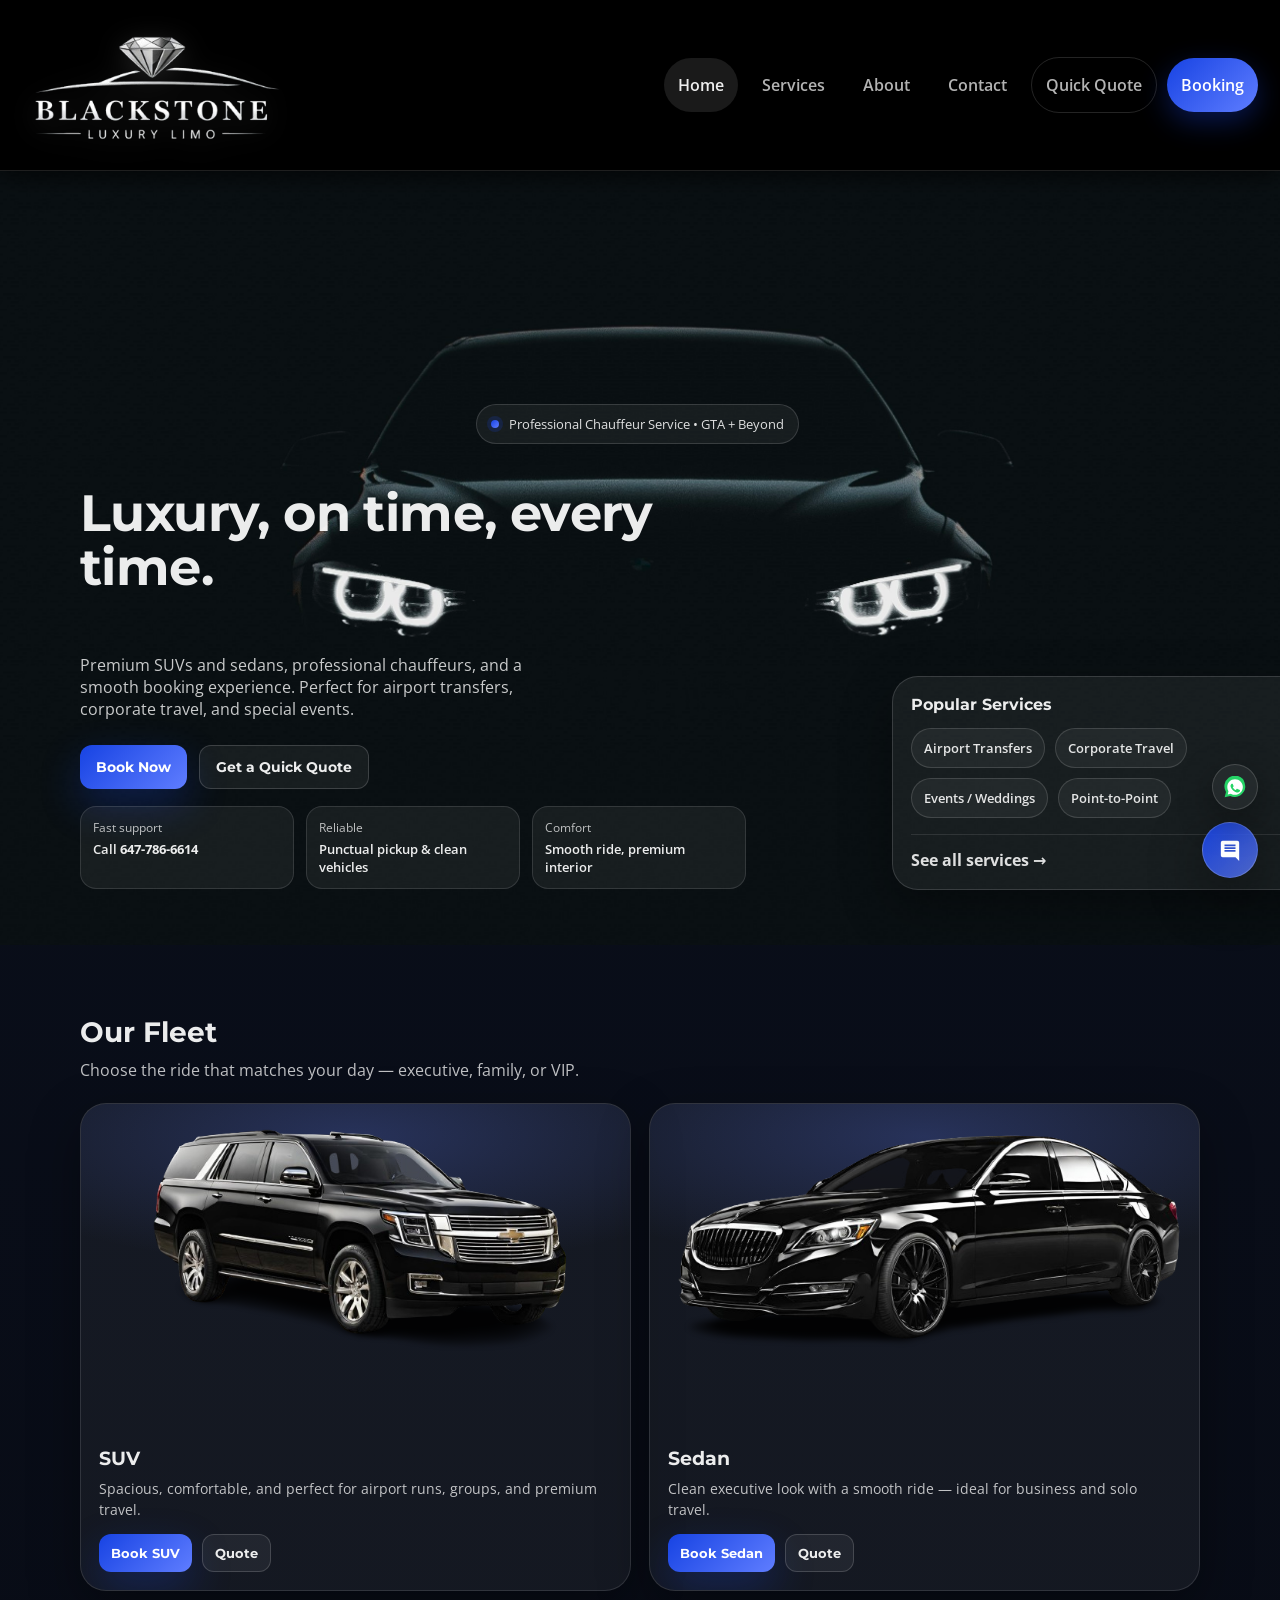
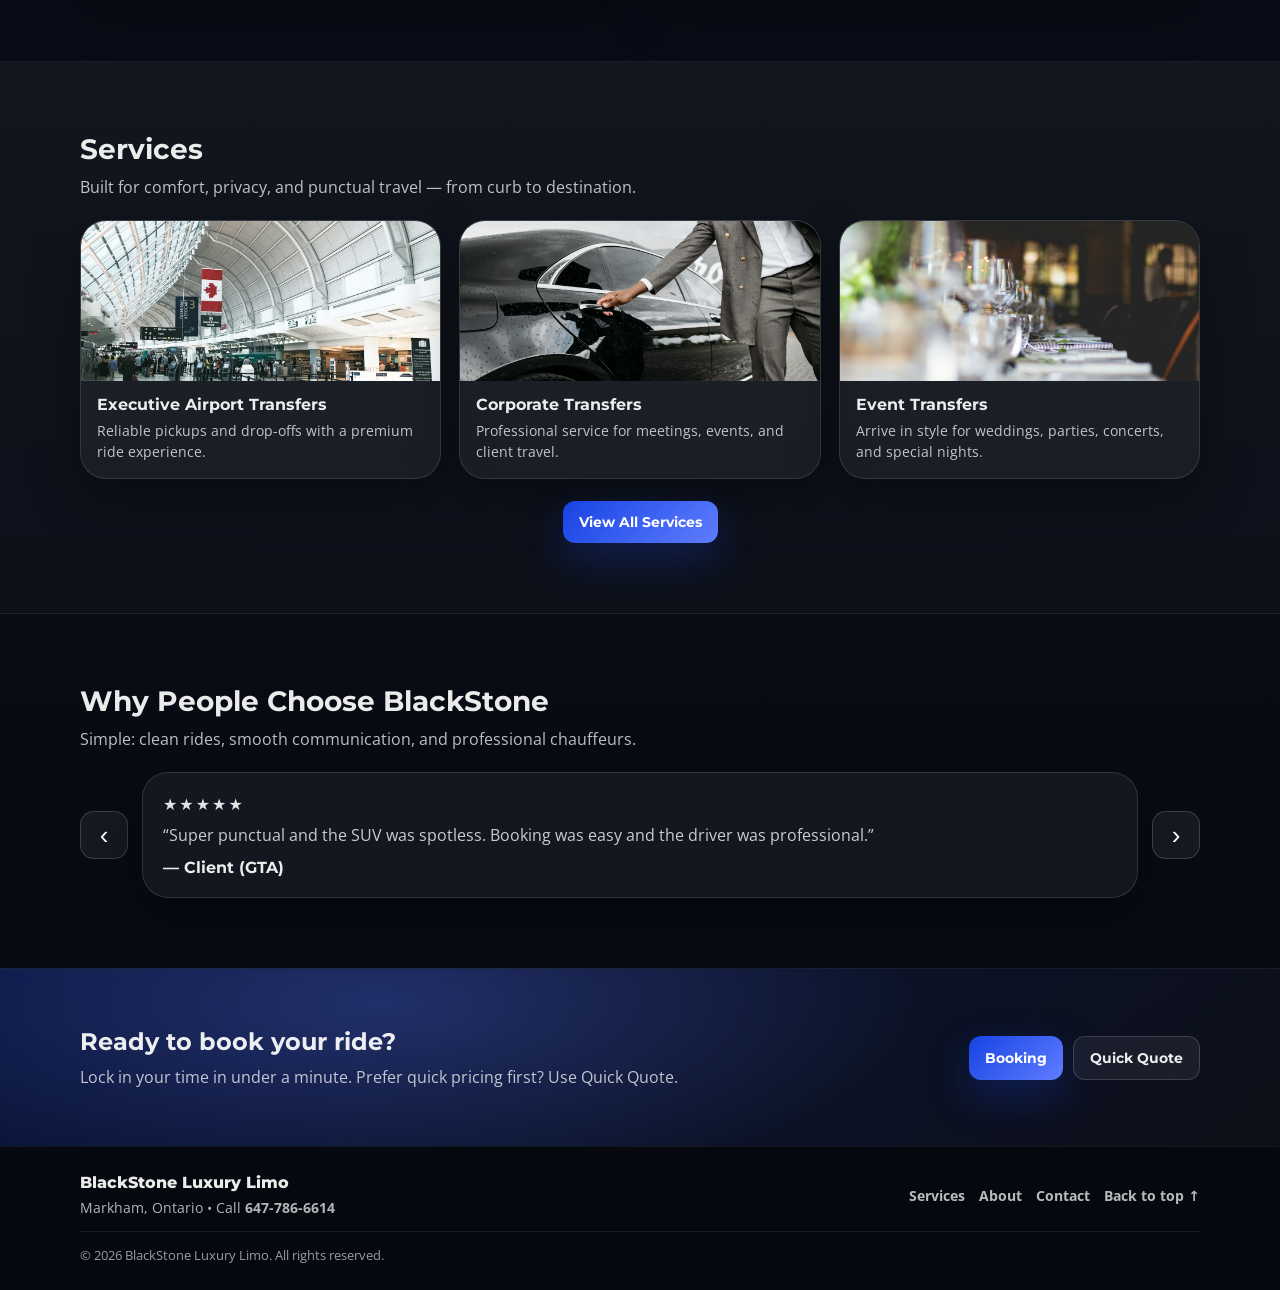
<file: index.html>
<!DOCTYPE html>
<html lang="en">
<head>
  <meta charset="UTF-8" />
  <meta name="viewport" content="width=device-width, initial-scale=1.0" />
  <title>BlackStone Luxury Limo</title>

  <!-- Fonts (you already used these) -->
  <link rel="preconnect" href="https://fonts.googleapis.com" />
  <link rel="preconnect" href="https://fonts.gstatic.com" crossorigin />
  <link href="https://fonts.googleapis.com/css2?family=Montserrat:wght@500;600;700&family=Open+Sans:wght@400;600&display=swap" rel="stylesheet" />

  <link rel="stylesheet" href="style.css" />
</head>

<body>
  <!-- Header -->
  <header class="header" id="top">
    <a class="brand" href="index.html" aria-label="BlackStone Luxury Limo Home">
<img class="brand__logo brand__logo--wide" src="flogo.png" alt="BlackStone Luxury Limo logo" />
      <div class="brand__text">

      </div>
    </a>

    <button class="nav-toggle" id="navToggle" aria-label="Open menu" aria-expanded="false">
      <span></span><span></span><span></span>
    </button>

    <nav class="nav" id="nav">
      <a class="nav__link active" href="index.html">Home</a>
      <a class="nav__link" href="services.html">Services</a>
      <a class="nav__link" href="about.html">About</a>
      <a class="nav__link" href="contact.html">Contact</a>
      <a class="nav__link nav__link--pill" href="quick-quote.html">Quick Quote</a>
      <a class="nav__link nav__link--pill nav__link--primary" href="booking.html">Booking</a>
    </nav>
  </header>

  <!-- Hero -->
  <section class="hero">
    <div class="hero__bg" aria-hidden="true"></div>

    <div class="container hero__content">
      <div class="hero__left">
        <div class="badge">
          <span class="badge__dot"></span>
          Professional Chauffeur Service • GTA + Beyond
        </div>

        <h1 class="hero__title">
          Luxury, on time, every time.
        </h1>

        <p class="hero__subtitle">
          Premium SUVs and sedans, professional chauffeurs, and a smooth booking experience.
          Perfect for airport transfers, corporate travel, and special events.
        </p>

        <div class="hero__cta">
          <a class="btn btn--primary" href="booking.html">Book Now</a>
          <a class="btn btn--ghost" href="quick-quote.html">Get a Quick Quote</a>
        </div>

        <div class="hero__meta">
          <div class="meta-card">
            <div class="meta-card__top">Fast support</div>
            <div class="meta-card__bottom">Call <strong>647-786-6614</strong></div>
          </div>
          <div class="meta-card">
            <div class="meta-card__top">Reliable</div>
            <div class="meta-card__bottom">Punctual pickup & clean vehicles</div>
          </div>
          <div class="meta-card">
            <div class="meta-card__top">Comfort</div>
            <div class="meta-card__bottom">Smooth ride, premium interior</div>
          </div>
        </div>
      </div>

      <div class="hero__right">
        <div class="hero-card">
          <div class="hero-card__title">Popular Services</div>

          <div class="hero-card__list">
            <div class="chip">Airport Transfers</div>
            <div class="chip">Corporate Travel</div>
            <div class="chip">Events / Weddings</div>
            <div class="chip">Point-to-Point</div>
          </div>

          <div class="hero-card__footer">
            <a class="link" href="services.html">See all services →</a>
          </div>
        </div>
      </div>
    </div>
  </section>

  <!-- Fleet -->
  <section class="section">
    <div class="container">
      <div class="section__heading">
        <h2>Our Fleet</h2>
        <p>Choose the ride that matches your day — executive, family, or VIP.</p>
      </div>

      <div class="grid grid--2">
        <article class="card">
          <div class="card__media">
            <img src="car 1.png" alt="BlackStone SUV" />
          </div>
          <div class="card__body">
            <h3>SUV</h3>
            <p>
              Spacious, comfortable, and perfect for airport runs, groups, and premium travel.
            </p>
            <div class="card__actions">
              <a class="btn btn--small btn--primary" href="booking.html">Book SUV</a>
              <a class="btn btn--small btn--ghost" href="quick-quote.html">Quote</a>
            </div>
          </div>
        </article>

        <article class="card">
          <div class="card__media">
            <img src="car 2 (1).png" alt="BlackStone Sedan" />
          </div>
          <div class="card__body">
            <h3>Sedan</h3>
            <p>
              Clean executive look with a smooth ride — ideal for business and solo travel.
            </p>
            <div class="card__actions">
              <a class="btn btn--small btn--primary" href="booking.html">Book Sedan</a>
              <a class="btn btn--small btn--ghost" href="quick-quote.html">Quote</a>
            </div>
          </div>
        </article>
      </div>
    </div>
  </section>

  <!-- Services preview -->
  <section class="section section--soft">
    <div class="container">
      <div class="section__heading">
        <h2>Services</h2>
        <p>Built for comfort, privacy, and punctual travel — from curb to destination.</p>
      </div>

      <div class="grid grid--3">
        <article class="mini">
          <img class="mini__img" src="img1.jpeg" alt="Airport transfers" />
          <h3>Executive Airport Transfers</h3>
          <p>Reliable pickups and drop-offs with a premium ride experience.</p>
        </article>

        <article class="mini">
          <img class="mini__img" src="img2.jpg" alt="Corporate transfers" />
          <h3>Corporate Transfers</h3>
          <p>Professional service for meetings, events, and client travel.</p>
        </article>

        <article class="mini">
          <img class="mini__img" src="img5.jpeg" alt="Event transfers" />
          <h3>Event Transfers</h3>
          <p>Arrive in style for weddings, parties, concerts, and special nights.</p>
        </article>
      </div>

      <div class="center-actions">
        <a class="btn btn--primary" href="services.html">View All Services</a>
      </div>
    </div>
  </section>

  <!-- Testimonials -->
  <section class="section">
    <div class="container">
      <div class="section__heading">
        <h2>Why People Choose BlackStone</h2>
        <p>Simple: clean rides, smooth communication, and professional chauffeurs.</p>
      </div>

      <div class="testimonials">
        <button class="t-btn" id="prevTest" aria-label="Previous testimonial">‹</button>

        <div class="t-card" id="testimonialCard">
          <div class="t-stars">★★★★★</div>
          <p class="t-quote" id="tQuote">
            “Super punctual and the SUV was spotless. Booking was easy and the driver was professional.”
          </p>
          <div class="t-name" id="tName">— Client (GTA)</div>
        </div>

        <button class="t-btn" id="nextTest" aria-label="Next testimonial">›</button>
      </div>
    </div>
  </section>

  <!-- CTA -->
  <section class="cta">
    <div class="container cta__wrap">
      <div class="cta__left">
        <h2>Ready to book your ride?</h2>
        <p>
          Lock in your time in under a minute. Prefer quick pricing first? Use Quick Quote.
        </p>
      </div>
      <div class="cta__right">
        <a class="btn btn--primary" href="booking.html">Booking</a>
        <a class="btn btn--ghost" href="quick-quote.html">Quick Quote</a>
      </div>
    </div>
  </section>

  <!-- Footer -->
  <footer class="footer">
    <div class="container footer__wrap">
      <div class="footer__left">
        <div class="footer__brand">BlackStone Luxury Limo</div>
        <div class="footer__small">
          Markham, Ontario • Call <strong>647-786-6614</strong>
        </div>
      </div>

      <div class="footer__right">
        <a href="services.html">Services</a>
        <a href="about.html">About</a>
        <a href="contact.html">Contact</a>
        <a href="#top" class="link">Back to top ↑</a>
      </div>
    </div>
    <div class="container footer__bottom">
      <span>© <span id="year"></span> BlackStone Luxury Limo. All rights reserved.</span>
    </div>
  </footer>

  <script>
    // Mobile nav
    const navToggle = document.getElementById("navToggle");
    const nav = document.getElementById("nav");

    navToggle.addEventListener("click", () => {
      const isOpen = nav.classList.toggle("nav--open");
      navToggle.setAttribute("aria-expanded", isOpen ? "true" : "false");
    });

    // Testimonials
    const items = [
      { quote: "“Review here.”", name: "— Client 1" },
      { quote: "“Review here.”", name: "— Client 2" },
      { quote: "“Review here.”", name: "— Client 3" },
    ];

    let i = 0;
    const tQuote = document.getElementById("tQuote");
    const tName = document.getElementById("tName");
    const prev = document.getElementById("prevTest");
    const next = document.getElementById("nextTest");

    function renderTestimonial() {
      tQuote.style.opacity = "0";
      tName.style.opacity = "0";

      setTimeout(() => {
        tQuote.textContent = items[i].quote;
        tName.textContent = items[i].name;
        tQuote.style.opacity = "1";
        tName.style.opacity = "1";
      }, 120);
    }

    prev.addEventListener("click", () => {
      i = (i - 1 + items.length) % items.length;
      renderTestimonial();
    });

    next.addEventListener("click", () => {
      i = (i + 1) % items.length;
      renderTestimonial();
    });

    // Footer year
    document.getElementById("year").textContent = new Date().getFullYear();

    
  </script>
 <script>
  const header = document.querySelector(".header");

  window.addEventListener("scroll", () => {
    if (window.scrollY > 10) {
      header.classList.add("scrolled");
    } else {
      header.classList.remove("scrolled");
    }
  });
</script>
<!-- =======================
     BlackStone Button Chat Widget (No Typing)
     Paste this right BEFORE </body>
========================= -->
<style>
  :root{
    --chat-bg: rgba(10,14,26,0.82);
    --chat-card: rgba(255,255,255,0.06);
    --chat-stroke: rgba(255,255,255,0.12);
    --chat-text: rgba(255,255,255,0.92);
    --chat-muted: rgba(255,255,255,0.70);
    --chat-accent: #1743e3;
    --chat-accent2:#5f7dff;
    --chat-shadow: 0 18px 55px rgba(0,0,0,0.45);
    --chat-radius: 18px;
  }

  /* Floating launcher */
  .bs-chat-launcher{
    position: fixed;
    right: 22px;
    bottom: 22px;
    z-index: 9999;
    display: grid;
    gap: 12px;
    align-items: end;
    justify-items: end;
  }

  /* WhatsApp above chat bubble */
  .bs-wa-fab{ order: 1; }
  .bs-chat-fab{ order: 2; }

  .bs-chat-fab{
    width: 56px;
    height: 56px;
    border-radius: 999px;
    border: 1px solid rgba(255,255,255,0.18);
    background: linear-gradient(135deg, rgba(23,67,227,0.95), rgba(95,125,255,0.75));
    box-shadow: var(--chat-shadow);
    cursor: pointer;
    display:flex;
    align-items:center;
    justify-content:center;
    transition: transform .15s ease, filter .15s ease;
    user-select:none;
  }
  .bs-chat-fab:hover{ transform: translateY(-2px); filter: brightness(1.05); }
  .bs-chat-fab svg{ width: 22px; height: 22px; fill: white; }

  .bs-wa-fab{
    width: 46px;
    height: 46px;
    border-radius: 999px;
    border: 1px solid rgba(255,255,255,0.16);
    background: rgba(255,255,255,0.06);
    backdrop-filter: blur(10px);
    box-shadow: 0 12px 35px rgba(0,0,0,0.35);
    cursor: pointer;
    display:flex;
    align-items:center;
    justify-content:center;
    transition: transform .15s ease, background .15s ease;
  }
  .bs-wa-fab:hover{ transform: translateY(-2px); background: rgba(255,255,255,0.10); }
  .bs-wa-fab svg{ width: 22px; height: 22px; }

  /* Panel */
  .bs-chat-panel{
    position: fixed;
    right: 22px;
    bottom: 120px;
    z-index: 9999;
    width: min(380px, calc(100vw - 44px));
    height: 480px;
    border-radius: 22px;
    border: 1px solid var(--chat-stroke);
    background: linear-gradient(180deg, rgba(255,255,255,0.06), rgba(255,255,255,0.04));
    backdrop-filter: blur(14px);
    box-shadow: var(--chat-shadow);
    overflow: hidden;
    display: none;
  }
  .bs-chat-panel.open{ display:block; animation: bsPop .14s ease-out; }
  @keyframes bsPop{ from{ transform: translateY(10px); opacity:0 } to{ transform: translateY(0); opacity:1 } }

  .bs-chat-head{
    padding: 14px 14px 12px;
    border-bottom: 1px solid rgba(255,255,255,0.10);
    background:
      radial-gradient(900px 220px at 20% 10%, rgba(95,125,255,0.22), transparent 60%),
      rgba(10,14,26,0.55);
    display:flex;
    align-items:center;
    justify-content:space-between;
    gap: 12px;
  }

  .bs-chat-brand{
    display:flex;
    align-items:center;
    gap: 10px;
    min-width: 0;
  }

  .bs-chat-dot{
    width: 10px; height:10px; border-radius:999px;
    background: linear-gradient(135deg, var(--chat-accent), var(--chat-accent2));
    box-shadow: 0 0 0 4px rgba(23,67,227,0.18);
    flex: 0 0 auto;
  }

  .bs-chat-title{
    display:grid;
    line-height: 1.1;
    min-width: 0;
  }
  .bs-chat-title strong{
    color: var(--chat-text);
    font-family: "Montserrat", system-ui, sans-serif;
    font-size: 14px;
    letter-spacing: .2px;
    white-space: nowrap;
    overflow: hidden;
    text-overflow: ellipsis;
  }
  .bs-chat-title span{
    color: var(--chat-muted);
    font-size: 12px;
    white-space: nowrap;
    overflow: hidden;
    text-overflow: ellipsis;
  }

  .bs-chat-x{
    width: 38px; height: 38px;
    border-radius: 12px;
    border: 1px solid rgba(255,255,255,0.14);
    background: rgba(255,255,255,0.06);
    cursor:pointer;
    color: white;
    font-size: 18px;
    display:flex; align-items:center; justify-content:center;
    transition: transform .15s ease, background .15s ease;
  }
  .bs-chat-x:hover{ transform: translateY(-1px); background: rgba(255,255,255,0.10); }

  /* Body */
  .bs-chat-body{
    height: calc(480px - 58px - 132px);
    padding: 18px 12px 12px; /* extra top padding to prevent clipping */
    overflow: auto;
  }

  .bs-msg{ display:flex; margin: 10px 0; gap: 10px; }
  .bs-bubble{
    max-width: 90%;
    padding: 12px 12px;
    border-radius: 16px;
    border: 1px solid rgba(255,255,255,0.12);
    background: rgba(255,255,255,0.06);
    color: var(--chat-text);
    line-height: 1.45;
    font-size: 13.5px;
  }
  .bs-time{
    margin-top: 6px;
    font-size: 11px;
    color: rgba(255,255,255,0.55);
  }

  /* Buttons (Quick actions) */
  .bs-quick{
    padding: 10px 12px 0;
    display:flex;
    flex-wrap:wrap;
    gap: 8px;
  }
  .bs-chip{
    border-radius: 999px;
    border: 1px solid rgba(255,255,255,0.14);
    background: rgba(255,255,255,0.05);
    color: rgba(255,255,255,0.90);
    padding: 10px 12px;
    cursor:pointer;
    font-family: "Montserrat", system-ui, sans-serif;
    font-weight: 800;
    font-size: 12px;
    transition: transform .15s ease, background .15s ease, border-color .15s ease;
  }
  .bs-chip:hover{
    transform: translateY(-1px);
    background: rgba(255,255,255,0.09);
    border-color: rgba(95,125,255,0.30);
  }
  .bs-chip.primary{
    border: none;
    background: linear-gradient(135deg, var(--chat-accent), var(--chat-accent2));
    box-shadow: 0 14px 34px rgba(23,67,227,0.28);
    color: #fff;
  }

  /* Footer */
  .bs-chat-foot{
    padding: 10px 12px 12px;
    border-top: 1px solid rgba(255,255,255,0.10);
    background: rgba(10,14,26,0.55);
  }

  .bs-footer-links{
    display:flex;
    align-items:center;
    justify-content: space-between;
    gap: 10px;
    margin-top: 10px;
    font-size: 12px;
    color: rgba(255,255,255,0.68);
  }

  .bs-wa-btn{
    appearance: none;
    border: 1px solid rgba(255,255,255,0.14);
    background: rgba(255,255,255,0.06);
    color: rgba(255,255,255,0.92);
    font-family: "Montserrat", system-ui, sans-serif;
    font-weight: 900;
    font-size: 12px;
    padding: 9px 12px;
    border-radius: 999px;
    cursor: pointer;
    transition: transform .15s ease, background .15s ease, border-color .15s ease;
    white-space: nowrap;
  }
  .bs-wa-btn:hover{
    transform: translateY(-1px);
    background: rgba(255,255,255,0.10);
    border-color: rgba(95,125,255,0.30);
  }
</style>

<div class="bs-chat-panel" id="bsChatPanel" aria-label="BlackStone chat assistant">
  <div class="bs-chat-head">
    <div class="bs-chat-brand">
      <div class="bs-chat-dot"></div>
      <div class="bs-chat-title">
        <strong>BlackStone Assistant</strong>
        <span>Bookings • Quotes • Airport</span>
      </div>
    </div>
    <button class="bs-chat-x" id="bsChatClose" aria-label="Close chat">✕</button>
  </div>

  <div class="bs-chat-body" id="bsChatBody"></div>

  <div class="bs-quick" id="bsQuick">
    <button class="bs-chip primary" data-go="booking.html">Book a Ride</button>
    <button class="bs-chip" data-go="quick-quote.html">Quick Quote</button>
    <button class="bs-chip" data-go="services.html">View Services</button>
    <button class="bs-chip" data-go="services.html#airport">Airport Transfer</button>
    <button class="bs-chip" data-wa="1">Talk to a Human</button>
  </div>

  <div class="bs-chat-foot">
    <div class="bs-footer-links">
      <span>Need a real person?</span>
      <button class="bs-wa-btn" id="bsWaBtn" type="button">Continue on WhatsApp →</button>
    </div>
  </div>
</div>

<div class="bs-chat-launcher">
  <button class="bs-wa-fab" id="bsWaFab" aria-label="Open WhatsApp chat">
    <svg viewBox="0 0 32 32" aria-hidden="true">
      <path fill="#25D366" d="M27.6 4.4A15.6 15.6 0 0 0 2.9 23.2L1 31l8-1.9A15.6 15.6 0 0 0 31 16c0-4.1-1.6-8.1-3.4-11.6z"/>
      <path fill="#fff" d="M16 4.6c6.3 0 11.4 5.1 11.4 11.4S22.3 27.4 16 27.4c-2 0-3.8-.5-5.5-1.4l-.4-.2-4.7 1.1 1.1-4.6-.2-.4c-1-1.7-1.5-3.6-1.5-5.6C4.6 9.7 9.7 4.6 16 4.6zm6.6 15.6c-.1-.1-.5-.3-.9-.5-.4-.2-2.2-1.1-2.5-1.2-.3-.1-.5-.2-.7.2-.2.4-.8 1.2-.9 1.4-.2.2-.3.3-.6.2-.3-.1-1.3-.5-2.4-1.5-.9-.8-1.5-1.8-1.7-2.1-.2-.3 0-.4.2-.6.2-.2.3-.3.5-.6.2-.2.2-.4.3-.6.1-.2 0-.4 0-.6 0-.2-.7-1.7-1-2.4-.3-.6-.6-.5-.7-.5h-.6c-.2 0-.6.1-.9.4-.3.3-1.2 1.2-1.2 2.9s1.2 3.4 1.4 3.6c.2.2 2.3 3.5 5.6 4.9.8.3 1.4.5 1.9.7.8.3 1.5.2 2.1.1.6-.1 2.2-.9 2.5-1.8.3-.8.3-1.6.2-1.8-.1-.1-.3-.2-.6-.4z"/>
    </svg>
  </button>

  <button class="bs-chat-fab" id="bsChatFab" aria-label="Open chat">
    <svg viewBox="0 0 24 24" aria-hidden="true">
      <path d="M20 2H4a2 2 0 0 0-2 2v14a2 2 0 0 0 2 2h14l4 4V4a2 2 0 0 0-2-2zm-2 12H6v-2h12v2zm0-3H6V9h12v2zm0-3H6V6h12v2z"/>
    </svg>
  </button>
</div>

<script>
  // ====== CONFIG ======
  const BS_PHONE_E164 = "16477866614"; // +1 647-786-6614

  // ====== Helpers ======
  const $ = (id) => document.getElementById(id);
  const chatPanel = $("bsChatPanel");
  const chatBody  = $("bsChatBody");

  function nowTime(){
    const d = new Date();
    return d.toLocaleTimeString([], {hour:"2-digit", minute:"2-digit"});
  }

  function addMsg(text){
    const wrap = document.createElement("div");
    wrap.className = "bs-msg";

    const bubble = document.createElement("div");
    bubble.className = "bs-bubble";
    bubble.textContent = text;

    const time = document.createElement("div");
    time.className = "bs-time";
    time.textContent = nowTime();
    bubble.appendChild(time);

    wrap.appendChild(bubble);
    chatBody.appendChild(wrap);
    chatBody.scrollTop = chatBody.scrollHeight;
  }

  function openChat(){
    chatPanel.classList.add("open");
    if (!chatBody.dataset.seeded){
      chatBody.dataset.seeded = "1";
      addMsg("Hi! welcome to BlackStone Luxury Limo.");
      addMsg("Choose an option below to book, get a quote, or talk to a person.");
    }
  }
  function closeChat(){ chatPanel.classList.remove("open"); }

  function waUrl(message){
    const txt = encodeURIComponent(message || "Hi BlackStone, I have a question about booking a ride.");
    return `https://wa.me/${BS_PHONE_E164}?text=${txt}`;
  }

  function openWhatsApp(prefill){
    window.open(waUrl(prefill), "_blank");
  }

  // WhatsApp buttons
  $("bsWaFab").addEventListener("click", () => {
    openWhatsApp("Hi BlackStone, I have a question about booking a ride.");
  });

  $("bsWaBtn").addEventListener("click", () => {
    openWhatsApp("Hi BlackStone, I’d like to talk to a person about a ride. Here are my details:");
  });

  // Open/close chat
  $("bsChatFab").addEventListener("click", () => {
    chatPanel.classList.contains("open") ? closeChat() : openChat();
  });
  $("bsChatClose").addEventListener("click", closeChat);

  // Quick buttons behavior
  $("bsQuick").addEventListener("click", (e) => {
    const btn = e.target.closest("button");
    if (!btn) return;

    // Talk to human
    if (btn.dataset.wa){
      openWhatsApp("Hi BlackStone, I’d like to talk to a person about a ride. Pickup: __, Destination: __, Date/Time: __");
      return;
    }

    // Page navigation
    if (btn.dataset.go){
      window.location.href = btn.dataset.go;
      return;
    }
  });
</script>
</file>
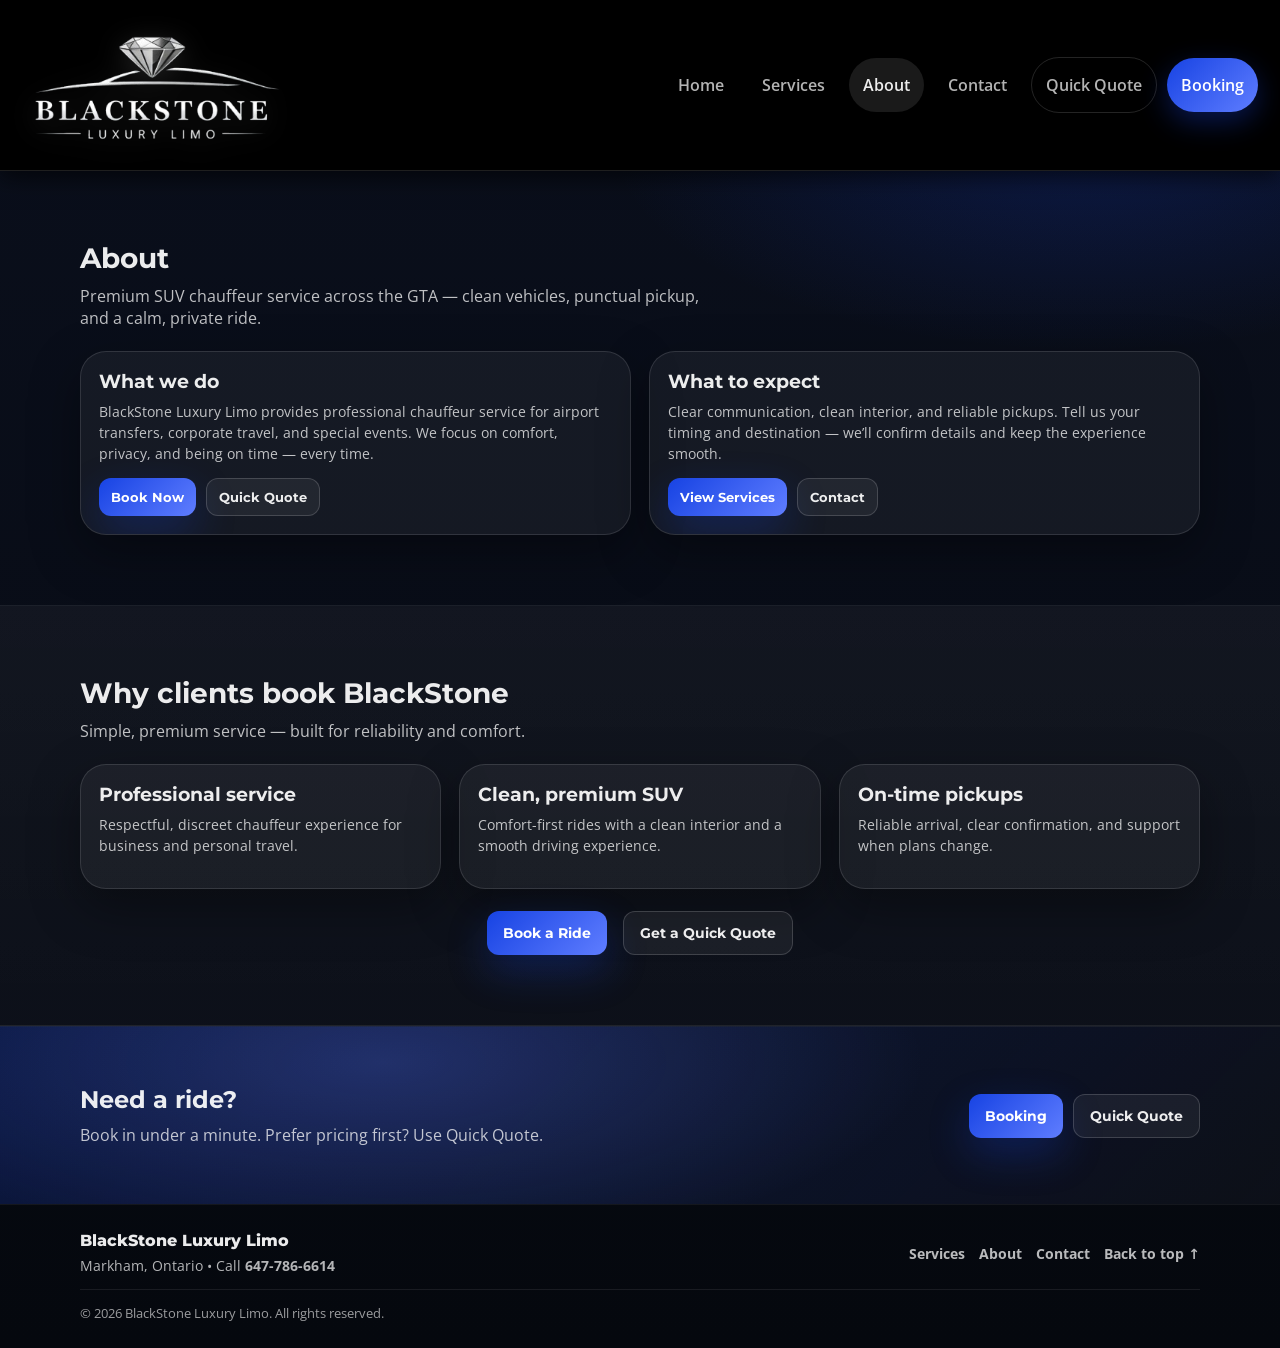
<file: about.html>
<!DOCTYPE html>
<html lang="en">
<head>
  <meta charset="UTF-8" />
  <meta name="viewport" content="width=device-width, initial-scale=1.0" />
  <title>About | BlackStone Luxury Limo</title>

  <link rel="preconnect" href="https://fonts.googleapis.com" />
  <link rel="preconnect" href="https://fonts.gstatic.com" crossorigin />
  <link href="https://fonts.googleapis.com/css2?family=Montserrat:wght@500;600;700&family=Open+Sans:wght@400;600&display=swap" rel="stylesheet" />

  <link rel="stylesheet" href="style.css" />
</head>

<body>
  <!-- Header -->
  <header class="header" id="top">
    <a class="brand" href="index.html" aria-label="BlackStone Luxury Limo Home">
      <img class="brand__logo" src="flogo.png" alt="BlackStone Luxury Limo logo" />
      <div class="brand__text">
        <span class="brand__name">BlackStone</span>
        <span class="brand__tag">Luxury Limo</span>
      </div>
    </a>

    <button class="nav-toggle" id="navToggle" aria-label="Open menu" aria-expanded="false">
      <span></span><span></span><span></span>
    </button>

    <nav class="nav" id="nav">
      <a class="nav__link" href="index.html">Home</a>
      <a class="nav__link" href="services.html">Services</a>
      <a class="nav__link active" href="about.html">About</a>
      <a class="nav__link" href="contact.html">Contact</a>
      <a class="nav__link nav__link--pill" href="quick-quote.html">Quick Quote</a>
      <a class="nav__link nav__link--pill nav__link--primary" href="booking.html">Booking</a>
    </nav>
  </header>

  <!-- Intro -->
  <section class="section">
    <div class="container">
      <div class="section__heading">
        <h2>About</h2>
        <p>
          Premium SUV chauffeur service across the GTA — clean vehicles, punctual pickup, and a calm, private ride.
        </p>
      </div>

      <div class="grid grid--2">
        <article class="card">
          <div class="card__body">
            <h3>What we do</h3>
            <p>
              BlackStone Luxury Limo provides professional chauffeur service for airport transfers, corporate travel,
              and special events. We focus on comfort, privacy, and being on time — every time.
            </p>
            <div class="card__actions">
              <a class="btn btn--small btn--primary" href="booking.html">Book Now</a>
              <a class="btn btn--small btn--ghost" href="quick-quote.html">Quick Quote</a>
            </div>
          </div>
        </article>

        <article class="card">
          <div class="card__body">
            <h3>What to expect</h3>
            <p>
              Clear communication, clean interior, and reliable pickups. Tell us your timing and destination —
              we’ll confirm details and keep the experience smooth.
            </p>
            <div class="card__actions">
              <a class="btn btn--small btn--primary" href="services.html">View Services</a>
              <a class="btn btn--small btn--ghost" href="contact.html">Contact</a>
            </div>
          </div>
        </article>
      </div>
    </div>
  </section>

  <!-- Details -->
  <section class="section section--soft">
    <div class="container">
      <div class="section__heading">
        <h2>Why clients book BlackStone</h2>
        <p>Simple, premium service — built for reliability and comfort.</p>
      </div>

      <div class="grid grid--3">
        <article class="card">
          <div class="card__body">
            <h3>Professional service</h3>
            <p>Respectful, discreet chauffeur experience for business and personal travel.</p>
          </div>
        </article>

        <article class="card">
          <div class="card__body">
            <h3>Clean, premium SUV</h3>
            <p>Comfort-first rides with a clean interior and a smooth driving experience.</p>
          </div>
        </article>

        <article class="card">
          <div class="card__body">
            <h3>On-time pickups</h3>
            <p>Reliable arrival, clear confirmation, and support when plans change.</p>
          </div>
        </article>
      </div>

      <div class="center-actions">
        <a class="btn btn--primary" href="booking.html">Book a Ride</a>
        <a class="btn btn--ghost" href="quick-quote.html">Get a Quick Quote</a>
      </div>
    </div>
  </section>

  <!-- CTA -->
  <section class="cta">
    <div class="container cta__wrap">
      <div class="cta__left">
        <h2>Need a ride?</h2>
        <p>Book in under a minute. Prefer pricing first? Use Quick Quote.</p>
      </div>
      <div class="cta__right">
        <a class="btn btn--primary" href="booking.html">Booking</a>
        <a class="btn btn--ghost" href="quick-quote.html">Quick Quote</a>
      </div>
    </div>
  </section>

  <!-- Footer -->
  <footer class="footer">
    <div class="container footer__wrap">
      <div class="footer__left">
        <div class="footer__brand">BlackStone Luxury Limo</div>
        <div class="footer__small">
          Markham, Ontario • Call <strong>647-786-6614</strong>
        </div>
      </div>

      <div class="footer__right">
        <a href="services.html">Services</a>
        <a href="about.html">About</a>
        <a href="contact.html">Contact</a>
        <a href="#top" class="link">Back to top ↑</a>
      </div>
    </div>
    <div class="container footer__bottom">
      <span>© <span id="year"></span> BlackStone Luxury Limo. All rights reserved.</span>
    </div>
  </footer>

  <script>
    const navToggle = document.getElementById("navToggle");
    const nav = document.getElementById("nav");

    navToggle.addEventListener("click", () => {
      const isOpen = nav.classList.toggle("nav--open");
      navToggle.setAttribute("aria-expanded", isOpen ? "true" : "false");
    });

    document.getElementById("year").textContent = new Date().getFullYear();
  </script>
 <script>
  const header = document.querySelector(".header");

  window.addEventListener("scroll", () => {
    if (window.scrollY > 10) {
      header.classList.add("scrolled");
    } else {
      header.classList.remove("scrolled");
    }
  });
</script>


</body>
</html>
</file>
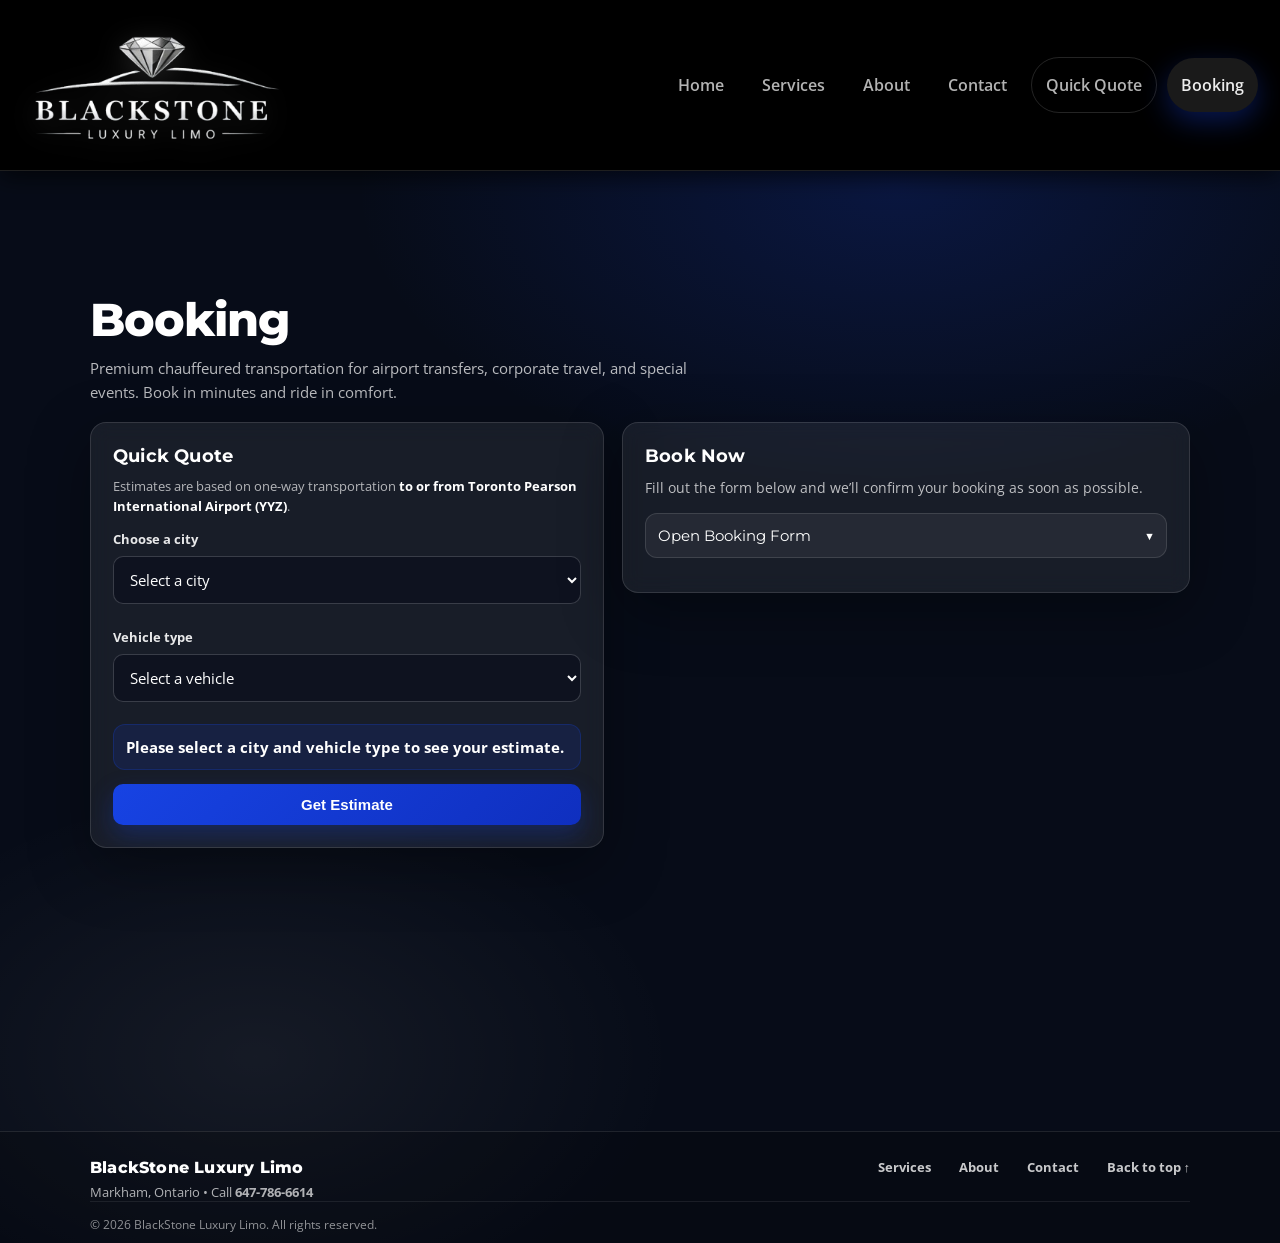
<file: booking.html>
<!DOCTYPE html>
<html lang="en">
<head>
  <meta charset="UTF-8" />
  <meta name="viewport" content="width=device-width, initial-scale=1.0" />
  <title>Booking | BlackStone Luxury Limo</title>

  <link rel="preconnect" href="https://fonts.googleapis.com" />
  <link rel="preconnect" href="https://fonts.gstatic.com" crossorigin />
  <link href="https://fonts.googleapis.com/css2?family=Montserrat:wght@500;600;700&family=Open+Sans:wght@400;600&display=swap" rel="stylesheet" />

  <link rel="stylesheet" href="style.css" />

  <style>
    /* PAGE BACKGROUND (matches premium theme, not the old grey) */
    body{
      background:
        radial-gradient(900px 500px at 70% 15%, rgba(23, 67, 227, 0.20), transparent 60%),
        radial-gradient(700px 450px at 20% 85%, rgba(255,255,255,0.06), transparent 60%),
        #070c18;
      min-height: 100vh;
    }

    /* Page base */
    .booking-page {
      min-height: 100vh;
      padding-top: 120px;  /* below fixed header */
      padding-bottom: 80px;
    }

    /* Title */
    .booking-head {
      width: min(1100px, calc(100% - 40px));
      margin: 0 auto 18px;
    }

    .booking-title {
      font-family: 'Montserrat', sans-serif;
      font-weight: 800;
      letter-spacing: -0.02em;
      font-size: clamp(34px, 4vw, 46px);
      margin: 0;
      color: #fff;
      display: inline-block;
    }

    .booking-subtitle{
      margin-top: 8px;
      font-family: 'Open Sans', sans-serif;
      color: rgba(255,255,255,0.72);
      line-height: 1.6;
      max-width: 70ch;
      font-size: 15px;
    }

    .booking-star{
      margin-top: 14px;
      opacity: 0.85;
    }
    .booking-star img{
      width: 64px;
      max-width: 64px;
      min-width: 50px;
      filter: drop-shadow(0 10px 18px rgba(0,0,0,0.35));
    }

    /* Two-column layout */
    .booking-grid {
      width: min(1100px, calc(100% - 40px));
      margin: 18px auto 0;
      display: grid;
      grid-template-columns: 0.95fr 1.05fr;
      gap: 18px;
      align-items: start;
    }

    /* Cards (glass) */
    .card {
      background: rgba(255,255,255,0.07);
      border: 1px solid rgba(255,255,255,0.12);
      border-radius: 16px;
      box-shadow: 0 18px 60px rgba(0,0,0,0.35);
      padding: 22px;
      backdrop-filter: blur(10px);
    }

    .card h3 {
      margin: 0 0 10px;
      font-family: 'Montserrat', sans-serif;
      color: #fff;
      font-size: 18px;
      letter-spacing: 0.2px;
    }

    .sub {
      margin: 0 0 14px;
      font-family: 'Open Sans', sans-serif;
      color: rgba(255,255,255,0.72);
      font-size: 14px;
      line-height: 1.55;
    }

    /* Quick Quote (YOUR questions + logic, just themed) */
    .qq-note{
      font-family: 'Open Sans', sans-serif;
      font-size: 13px;
      color: rgba(255,255,255,0.68);
      line-height: 1.5;
      margin: 0 0 14px;
    }
    .qq-note strong { color:#fff; }

    .qq label{
      display:block;
      margin: 12px 0 8px;
      font-family:'Open Sans', sans-serif;
      font-size:13px;
      font-weight:700;
      color: rgba(255,255,255,0.9);
      text-align:left;
    }

    .qq select{
      width:100%;
      padding: 12px;
      border-radius: 10px;
      border: 1px solid rgba(255,255,255,0.18);
      font-family:'Open Sans', sans-serif;
      font-size:15px;
      margin-bottom: 12px;
      background: rgba(10,14,28,0.65);
      color:#fff;
      transition: border 0.2s ease, box-shadow 0.2s ease;
    }
    .qq select:focus{
      outline:none;
      border-color: rgba(23,67,227,0.9);
      box-shadow: 0 0 0 2px rgba(23,67,227,0.22);
    }

    #fareDisplay{
      margin-top: 10px;
      padding: 12px;
      border-radius: 12px;
      background: rgba(23,67,227,0.14);
      border: 1px solid rgba(23,67,227,0.25);
      font-family:'Open Sans', sans-serif;
      font-size: 15px;
      font-weight: 700;
      color:#fff;
    }

    .btn-clean{
      width:100%;
      margin-top: 14px;
      padding: 12px;
      border-radius: 10px;
      border:none;
      cursor:pointer;
      font-weight:800;
      font-size:15px;
      color:#fff;
      background: linear-gradient(135deg, #1743e3, #0f2fbf);
      box-shadow: 0 10px 24px rgba(23,67,227,0.28);
      transition: transform 0.15s ease, box-shadow 0.15s ease;
    }
    .btn-clean:hover{
      transform: translateY(-1px);
      box-shadow: 0 14px 34px rgba(23,67,227,0.38);
    }

    /* Booking form (YOUR fields, themed inputs) */
    .toggle-title{
      cursor:pointer;
      user-select:none;
      display:flex;
      justify-content:space-between;
      align-items:center;
      gap: 10px;
      padding: 12px 12px;
      background: rgba(255,255,255,0.06);
      border: 1px solid rgba(255,255,255,0.12);
      border-radius: 12px;
      font-family:'Montserrat', sans-serif;
      font-size: 15px;
      color:#fff;
      margin-bottom: 12px;
    }

    .form-grid{
      display:grid;
      grid-template-columns: 1fr 1fr;
      gap: 12px;
    }

    .form-group label{
      display:block;
      margin: 10px 0 6px;
      font-family:'Open Sans', sans-serif;
      font-size: 12px;
      font-weight:800;
      letter-spacing: 0.2px;
      color: rgba(255,255,255,0.9);
    }

    .form-group input,
    .form-group select,
    .form-group textarea{
      width:100%;
      padding: 10px 11px;
      border-radius: 10px;
      border: 1px solid rgba(255,255,255,0.18);
      font-size:15px;
      font-family:'Open Sans', sans-serif;
      box-sizing:border-box;
      background: rgba(10,14,28,0.65);
      color:#fff;
    }

    .form-group textarea{
      min-height:110px;
      resize:vertical;
    }

    .submit-btn{
      width:100%;
      margin-top: 14px;
      padding: 12px;
      border-radius: 10px;
      border: 1px solid rgba(23,67,227,0.8);
      background: #1743e3;
      color:#fff;
      font-weight:900;
      font-size:15px;
      cursor:pointer;
      transition: 0.2s ease;
      box-shadow: 0 10px 24px rgba(23,67,227,0.25);
    }
    .submit-btn:hover{
      background: transparent;
      color:#fff;
      border-color: rgba(255,255,255,0.28);
      box-shadow: 0 14px 34px rgba(0,0,0,0.25);
    }

    .help-note{
      margin-top: 10px;
      font-family:'Open Sans', sans-serif;
      font-size: 12px;
      color: rgba(255,255,255,0.68);
      line-height:1.5;
    }

    /* Footer (premium) */
    .footer {
      margin-top: 60px;
      padding: 26px 0 10px;
      border-top: 1px solid rgba(255,255,255,0.10);
      background: rgba(0,0,0,0.20);
    }
    .footer__wrap{
      display:flex;
      gap:16px;
      align-items:flex-start;
      justify-content:space-between;
      flex-wrap:wrap;
    }
    .footer__brand{
      color:#fff;
      font-family:'Montserrat', sans-serif;
      font-weight:800;
      letter-spacing:0.2px;
      margin-bottom: 6px;
    }
    .footer__small{
      color: rgba(255,255,255,0.68);
      font-family:'Open Sans', sans-serif;
      font-size: 13px;
    }
    .footer__right a{
      color: rgba(255,255,255,0.78);
      text-decoration:none;
      font-family:'Open Sans', sans-serif;
      font-size: 13px;
      margin-left: 14px;
    }
    .footer__right a:hover{ color:#fff; }
    .footer__bottom{
      margin-top: 12px;
      color: rgba(255,255,255,0.55);
      font-family:'Open Sans', sans-serif;
      font-size: 12px;
    }
    .container{ width: min(1100px, calc(100% - 40px)); margin: 0 auto; }

    /* Mobile */
    @media (max-width: 900px){
      .booking-grid{ grid-template-columns: 1fr; }
      .form-grid{ grid-template-columns: 1fr; }
      .booking-page{ padding-top: 110px; }
    }
  </style>
</head>

<body>
  <!-- Header / Nav (matches Services template) -->
  <header class="header" id="top">
    <a class="brand" href="index.html" aria-label="BlackStone Luxury Limo Home">
      <img class="brand__logo" src="flogo.png" alt="BlackStone Luxury Limo logo" />
      <div class="brand__text">
        <span class="brand__name">BlackStone</span>
        <span class="brand__tag">Luxury Limo</span>
      </div>
    </a>

    <button class="nav-toggle" id="navToggle" aria-label="Open menu" aria-expanded="false">
      <span></span><span></span><span></span>
    </button>

    <nav class="nav" id="nav">
      <a class="nav__link" href="index.html">Home</a>
      <a class="nav__link" href="services.html">Services</a>
      <a class="nav__link" href="about.html">About</a>
      <a class="nav__link" href="contact.html">Contact</a>
      <a class="nav__link nav__link--pill" href="quick-quote.html">Quick Quote</a>
      <a class="nav__link nav__link--pill nav__link--primary active" href="booking.html">Booking</a>
    </nav>
  </header>

  <main class="booking-page">
    <!-- Title -->
    <div class="booking-head">
      <h1 class="booking-title">Booking</h1>
      <p class="booking-subtitle">
        Premium chauffeured transportation for airport transfers, corporate travel, and special events. Book in minutes and ride in comfort.
      </p>
      <div class="booking-star">
      </div>
    </div>

    <!-- Content -->
    <section class="booking-grid">
      <!-- Left: Quick Quote (YOUR exact inputs + displayFare logic) -->
      <div class="card qq">
        <h3>Quick Quote</h3>
        <p class="qq-note">
          Estimates are based on one-way transportation <strong>to or from Toronto Pearson International Airport (YYZ)</strong>.
        </p>

        <label for="city">Choose a city</label>
        <select id="city">
          <option value="" disabled selected>Select a city</option>
          <option value="263">Montreal</option>
          <option value="939">Ottawa</option>
          <option value="1635">Quebec City</option>
          <option value="229">Hamilton - DT</option>
          <option value="130">Hamilton - MTN</option>
          <option value="361">London</option>
          <option value="741">Windsor</option>
          <option value="253">Niagara Falls, ON</option>
          <option value="184">Kitchener</option>
          <option value="219">St. Catharines</option>
        </select>

        <label for="vehicle">Vehicle type</label>
        <select id="vehicle">
          <option value="" disabled selected>Select a vehicle</option>
          <option value="SUV">SUV</option>
          <option value="Sedan">Sedan</option>
        </select>

        <div id="fareDisplay">Please select a city and vehicle type to see your estimate.</div>

        <button class="btn-clean" type="button" onclick="displayFare()">Get Estimate</button>
      </div>

      <!-- Right: Booking Form (YOUR exact fields + Formspree + toggle) -->
      <div class="card">
        <h3>Book Now</h3>
        <p class="sub">Fill out the form below and we’ll confirm your booking as soon as possible.</p>

        <div id="form-title" class="toggle-title">
          <span>Open Booking Form</span>
          <span id="arrow">▼</span>
        </div>

        <div id="form-container" style="display:none;">
          <form action="https://formspree.io/f/xoqgzbby" method="POST">
            <div class="form-grid">
              <div class="form-group">
                <label for="first-name">First Name</label>
                <input type="text" id="first-name" name="first-name" required>
              </div>

              <div class="form-group">
                <label for="last-name">Last Name</label>
                <input type="text" id="last-name" name="last-name" required>
              </div>

              <div class="form-group">
                <label for="email">Email</label>
                <input type="email" id="email" name="email" required>
              </div>

              <div class="form-group">
                <label for="phone">Phone</label>
                <input type="tel" id="phone" name="phone" required>
              </div>

              <div class="form-group">
                <label for="passengers">Passengers</label>
                <input type="number" id="passengers" name="passengers" required>
              </div>

              <div class="form-group">
                <label for="vehicle-type">Vehicle Type</label>
                <select id="vehicle-type" name="vehicle-type" required>
                  <option value="SUV">SUV</option>
                  <option value="Sedan">Sedan</option>
                </select>
              </div>

              <div class="form-group">
                <label for="datetime">Date & Time</label>
                <input type="datetime-local" id="datetime" name="datetime" required>
              </div>

              <div class="form-group">
                <label for="payment-method">Payment Method</label>
                <select id="payment-method" name="payment-method" required>
                  <option value="credit-card">Credit Card</option>
                  <option value="paypal">PayPal</option>
                  <option value="cash">Cash</option>
                </select>
              </div>
            </div>

            <div class="form-group">
              <label for="pickup-location">Pickup Location</label>
              <input type="text" id="pickup-location" name="pickup-location" required>
            </div>

            <div class="form-group">
              <label for="dropoff-location">Drop Off Location</label>
              <input type="text" id="dropoff-location" name="dropoff-location" required>
            </div>

            <div class="form-group">
              <label for="message">Message</label>
              <textarea id="message" name="message" rows="4" placeholder="Any notes (flight info, luggage, special requests)"></textarea>
            </div>

            <button class="submit-btn" type="submit">Submit Booking</button>

            <div class="help-note">
              Tip: For the fastest confirmation, include pickup time, passengers, and any flight details (if applicable).
            </div>
          </form>
        </div>
      </div>
    </section>
  </main>

  <!-- Footer (same idea as services) -->
  <footer class="footer">
    <div class="container footer__wrap">
      <div class="footer__left">
        <div class="footer__brand">BlackStone Luxury Limo</div>
        <div class="footer__small">
          Markham, Ontario • Call <strong>647-786-6614</strong>
        </div>
      </div>

      <div class="footer__right">
        <a href="services.html">Services</a>
        <a href="about.html">About</a>
        <a href="contact.html">Contact</a>
        <a href="#top">Back to top ↑</a>
      </div>
    </div>
    <div class="container footer__bottom">
      <span>© <span id="year"></span> BlackStone Luxury Limo. All rights reserved.</span>
    </div>
  </footer>

  <script>
    // Mobile nav (same as Services)
    const navToggle = document.getElementById("navToggle");
    const nav = document.getElementById("nav");

    navToggle.addEventListener("click", () => {
      const isOpen = nav.classList.toggle("nav--open");
      navToggle.setAttribute("aria-expanded", isOpen ? "true" : "false");
    });

    // Footer year
    document.getElementById("year").textContent = new Date().getFullYear();

    // YOUR QUOTE CALC — unchanged
    function displayFare() {
      const city = document.getElementById("city").value;
      const vehicle = document.getElementById("vehicle").value;
      const display = document.getElementById("fareDisplay");

      if (!city || !vehicle) {
        display.textContent = "Please select both a city and vehicle type.";
        return;
      }

      let fare = parseInt(city);
      if (vehicle === "SUV") fare -= 10;
      if (vehicle === "Sedan") fare -= 25;

      display.textContent =
        `Estimated one-way fare between Toronto Pearson (YYZ) and your selected city: $${fare} (${vehicle})`;
    }

    // YOUR TOGGLE — unchanged behavior
    document.getElementById("form-title").addEventListener("click", function() {
      const box = document.getElementById("form-container");
      const arrow = document.getElementById("arrow");
      if (box.style.display === "none") {
        box.style.display = "block";
        arrow.textContent = "▲";
        this.querySelector("span").textContent = "Close Booking Form";
      } else {
        box.style.display = "none";
        arrow.textContent = "▼";
        this.querySelector("span").textContent = "Open Booking Form";
      }
    });
  </script>


 <script>
  const header = document.querySelector(".header");

  window.addEventListener("scroll", () => {
    if (window.scrollY > 10) {
      header.classList.add("scrolled");
    } else {
      header.classList.remove("scrolled");
    }
  });
</script>
</body>
</html>
</file>
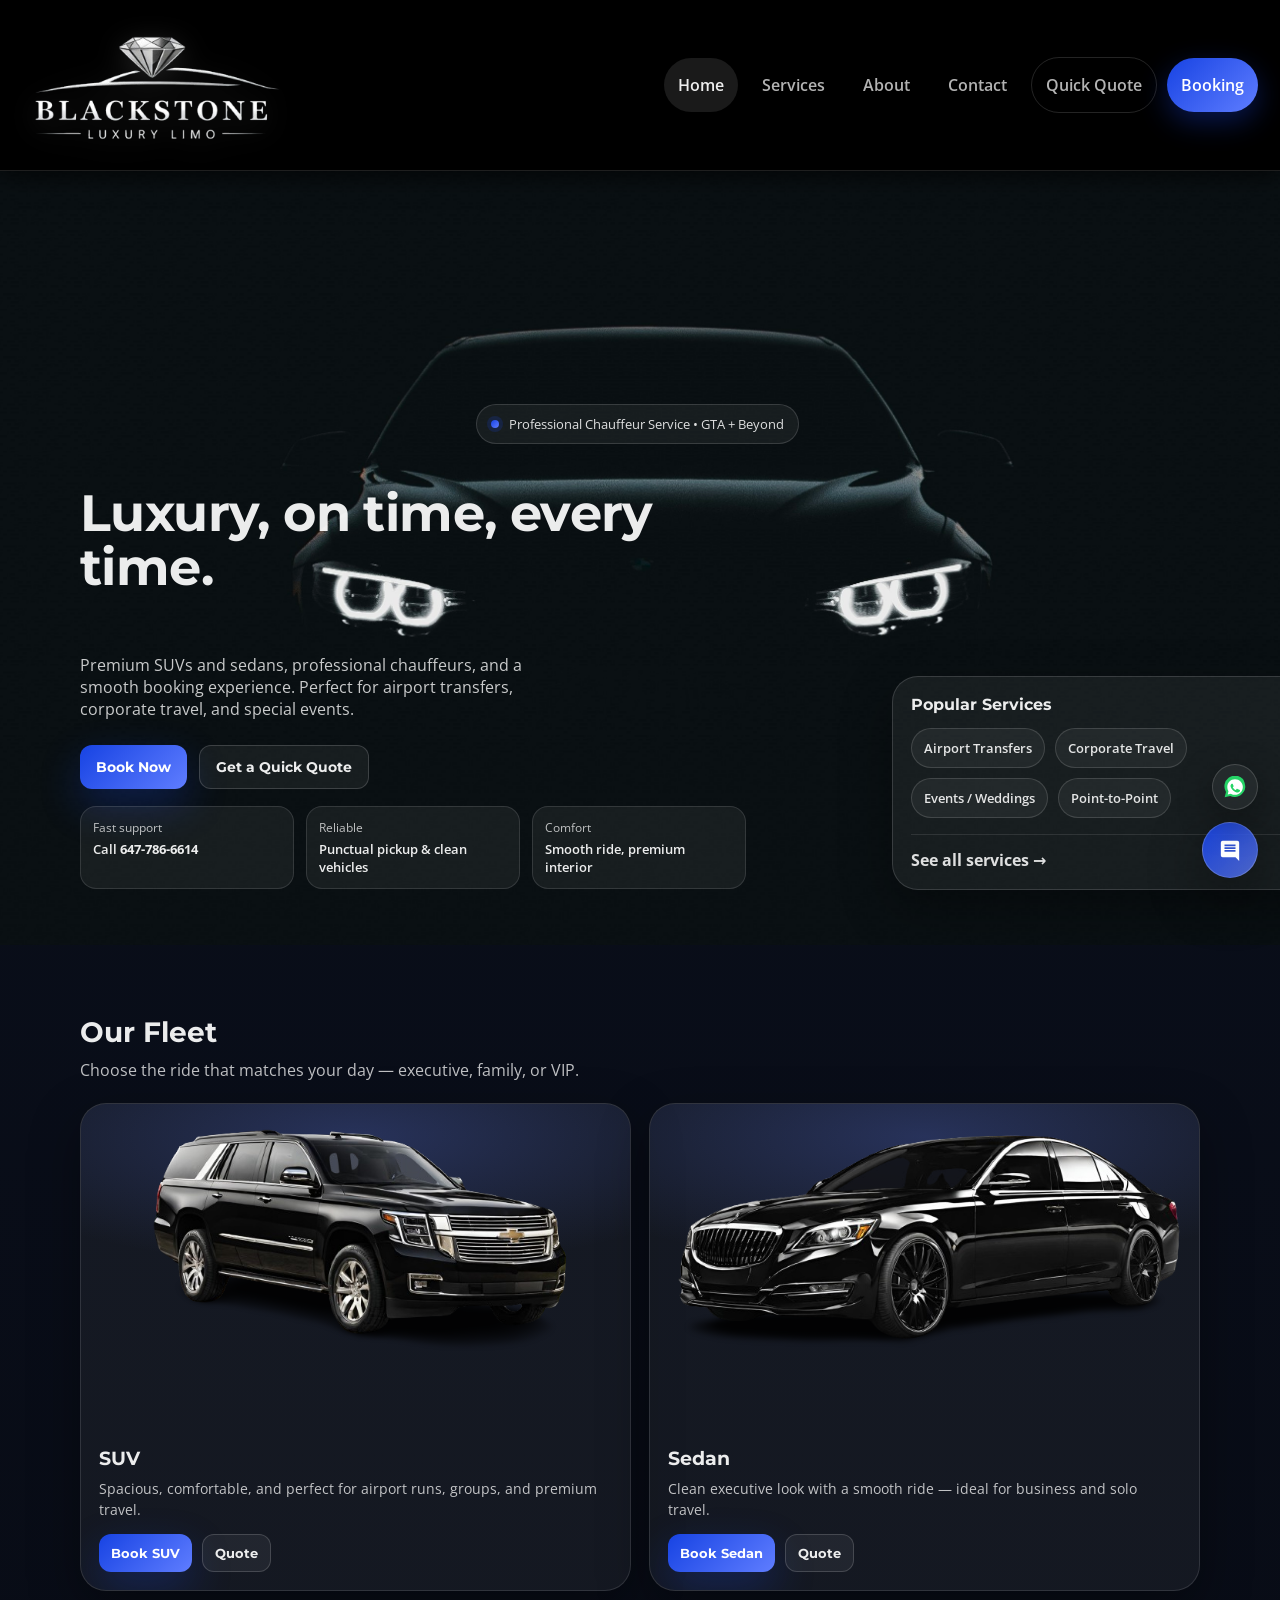
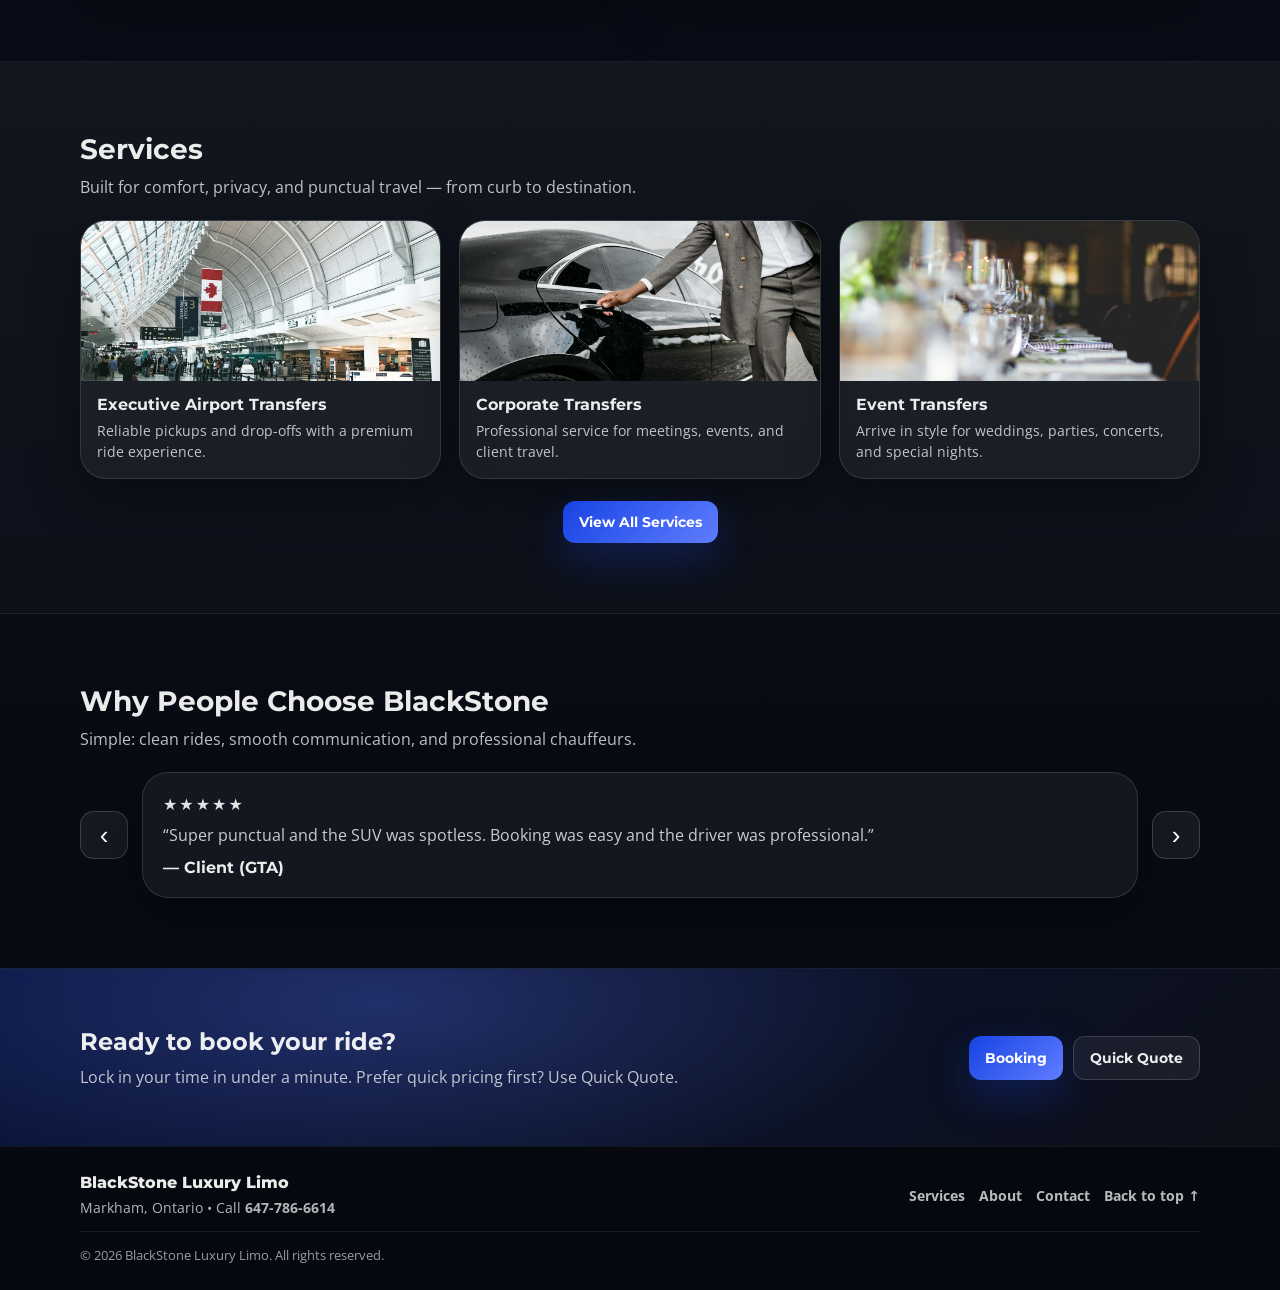
<file: index1.html>
<!DOCTYPE html>
<html lang="en">
<head>
  <meta charset="UTF-8" />
  <meta name="viewport" content="width=device-width, initial-scale=1.0" />
  <title>BlackStone Luxury Limo</title>

  <!-- Fonts (you already used these) -->
  <link rel="preconnect" href="https://fonts.googleapis.com" />
  <link rel="preconnect" href="https://fonts.gstatic.com" crossorigin />
  <link href="https://fonts.googleapis.com/css2?family=Montserrat:wght@500;600;700&family=Open+Sans:wght@400;600&display=swap" rel="stylesheet" />

  <link rel="stylesheet" href="style.css" />
</head>

<body>
  <!-- Header -->
  <header class="header" id="top">
    <a class="brand" href="index1.html" aria-label="BlackStone Luxury Limo Home">
<img class="brand__logo brand__logo--wide" src="flogo.png" alt="BlackStone Luxury Limo logo" />
      <div class="brand__text">

      </div>
    </a>

    <button class="nav-toggle" id="navToggle" aria-label="Open menu" aria-expanded="false">
      <span></span><span></span><span></span>
    </button>

    <nav class="nav" id="nav">
      <a class="nav__link active" href="index1.html">Home</a>
      <a class="nav__link" href="services.html">Services</a>
      <a class="nav__link" href="about.html">About</a>
      <a class="nav__link" href="contact.html">Contact</a>
      <a class="nav__link nav__link--pill" href="quick-quote.html">Quick Quote</a>
      <a class="nav__link nav__link--pill nav__link--primary" href="booking.html">Booking</a>
    </nav>
  </header>

  <!-- Hero -->
  <section class="hero">
    <div class="hero__bg" aria-hidden="true"></div>

    <div class="container hero__content">
      <div class="hero__left">
        <div class="badge">
          <span class="badge__dot"></span>
          Professional Chauffeur Service • GTA + Beyond
        </div>

        <h1 class="hero__title">
          Luxury, on time, every time.
        </h1>

        <p class="hero__subtitle">
          Premium SUVs and sedans, professional chauffeurs, and a smooth booking experience.
          Perfect for airport transfers, corporate travel, and special events.
        </p>

        <div class="hero__cta">
          <a class="btn btn--primary" href="booking.html">Book Now</a>
          <a class="btn btn--ghost" href="quick-quote.html">Get a Quick Quote</a>
        </div>

        <div class="hero__meta">
          <div class="meta-card">
            <div class="meta-card__top">Fast support</div>
            <div class="meta-card__bottom">Call <strong>647-786-6614</strong></div>
          </div>
          <div class="meta-card">
            <div class="meta-card__top">Reliable</div>
            <div class="meta-card__bottom">Punctual pickup & clean vehicles</div>
          </div>
          <div class="meta-card">
            <div class="meta-card__top">Comfort</div>
            <div class="meta-card__bottom">Smooth ride, premium interior</div>
          </div>
        </div>
      </div>

      <div class="hero__right">
        <div class="hero-card">
          <div class="hero-card__title">Popular Services</div>

          <div class="hero-card__list">
            <div class="chip">Airport Transfers</div>
            <div class="chip">Corporate Travel</div>
            <div class="chip">Events / Weddings</div>
            <div class="chip">Point-to-Point</div>
          </div>

          <div class="hero-card__footer">
            <a class="link" href="services.html">See all services →</a>
          </div>
        </div>
      </div>
    </div>
  </section>

  <!-- Fleet -->
  <section class="section">
    <div class="container">
      <div class="section__heading">
        <h2>Our Fleet</h2>
        <p>Choose the ride that matches your day — executive, family, or VIP.</p>
      </div>

      <div class="grid grid--2">
        <article class="card">
          <div class="card__media">
            <img src="car 1.png" alt="BlackStone SUV" />
          </div>
          <div class="card__body">
            <h3>SUV</h3>
            <p>
              Spacious, comfortable, and perfect for airport runs, groups, and premium travel.
            </p>
            <div class="card__actions">
              <a class="btn btn--small btn--primary" href="booking.html">Book SUV</a>
              <a class="btn btn--small btn--ghost" href="quick-quote.html">Quote</a>
            </div>
          </div>
        </article>

        <article class="card">
          <div class="card__media">
            <img src="car 2 (1).png" alt="BlackStone Sedan" />
          </div>
          <div class="card__body">
            <h3>Sedan</h3>
            <p>
              Clean executive look with a smooth ride — ideal for business and solo travel.
            </p>
            <div class="card__actions">
              <a class="btn btn--small btn--primary" href="booking.html">Book Sedan</a>
              <a class="btn btn--small btn--ghost" href="quick-quote.html">Quote</a>
            </div>
          </div>
        </article>
      </div>
    </div>
  </section>

  <!-- Services preview -->
  <section class="section section--soft">
    <div class="container">
      <div class="section__heading">
        <h2>Services</h2>
        <p>Built for comfort, privacy, and punctual travel — from curb to destination.</p>
      </div>

      <div class="grid grid--3">
        <article class="mini">
          <img class="mini__img" src="img1.jpeg" alt="Airport transfers" />
          <h3>Executive Airport Transfers</h3>
          <p>Reliable pickups and drop-offs with a premium ride experience.</p>
        </article>

        <article class="mini">
          <img class="mini__img" src="img2.jpg" alt="Corporate transfers" />
          <h3>Corporate Transfers</h3>
          <p>Professional service for meetings, events, and client travel.</p>
        </article>

        <article class="mini">
          <img class="mini__img" src="img5.jpeg" alt="Event transfers" />
          <h3>Event Transfers</h3>
          <p>Arrive in style for weddings, parties, concerts, and special nights.</p>
        </article>
      </div>

      <div class="center-actions">
        <a class="btn btn--primary" href="services.html">View All Services</a>
      </div>
    </div>
  </section>

  <!-- Testimonials -->
  <section class="section">
    <div class="container">
      <div class="section__heading">
        <h2>Why People Choose BlackStone</h2>
        <p>Simple: clean rides, smooth communication, and professional chauffeurs.</p>
      </div>

      <div class="testimonials">
        <button class="t-btn" id="prevTest" aria-label="Previous testimonial">‹</button>

        <div class="t-card" id="testimonialCard">
          <div class="t-stars">★★★★★</div>
          <p class="t-quote" id="tQuote">
            “Super punctual and the SUV was spotless. Booking was easy and the driver was professional.”
          </p>
          <div class="t-name" id="tName">— Client (GTA)</div>
        </div>

        <button class="t-btn" id="nextTest" aria-label="Next testimonial">›</button>
      </div>
    </div>
  </section>

  <!-- CTA -->
  <section class="cta">
    <div class="container cta__wrap">
      <div class="cta__left">
        <h2>Ready to book your ride?</h2>
        <p>
          Lock in your time in under a minute. Prefer quick pricing first? Use Quick Quote.
        </p>
      </div>
      <div class="cta__right">
        <a class="btn btn--primary" href="booking.html">Booking</a>
        <a class="btn btn--ghost" href="quick-quote.html">Quick Quote</a>
      </div>
    </div>
  </section>

  <!-- Footer -->
  <footer class="footer">
    <div class="container footer__wrap">
      <div class="footer__left">
        <div class="footer__brand">BlackStone Luxury Limo</div>
        <div class="footer__small">
          Markham, Ontario • Call <strong>647-786-6614</strong>
        </div>
      </div>

      <div class="footer__right">
        <a href="services.html">Services</a>
        <a href="about.html">About</a>
        <a href="contact.html">Contact</a>
        <a href="#top" class="link">Back to top ↑</a>
      </div>
    </div>
    <div class="container footer__bottom">
      <span>© <span id="year"></span> BlackStone Luxury Limo. All rights reserved.</span>
    </div>
  </footer>

  <script>
    // Mobile nav
    const navToggle = document.getElementById("navToggle");
    const nav = document.getElementById("nav");

    navToggle.addEventListener("click", () => {
      const isOpen = nav.classList.toggle("nav--open");
      navToggle.setAttribute("aria-expanded", isOpen ? "true" : "false");
    });

    // Testimonials
    const items = [
      { quote: "“Review here.”", name: "— Client 1" },
      { quote: "“Review here.”", name: "— Client 2" },
      { quote: "“Review here.”", name: "— Client 3" },
    ];

    let i = 0;
    const tQuote = document.getElementById("tQuote");
    const tName = document.getElementById("tName");
    const prev = document.getElementById("prevTest");
    const next = document.getElementById("nextTest");

    function renderTestimonial() {
      tQuote.style.opacity = "0";
      tName.style.opacity = "0";

      setTimeout(() => {
        tQuote.textContent = items[i].quote;
        tName.textContent = items[i].name;
        tQuote.style.opacity = "1";
        tName.style.opacity = "1";
      }, 120);
    }

    prev.addEventListener("click", () => {
      i = (i - 1 + items.length) % items.length;
      renderTestimonial();
    });

    next.addEventListener("click", () => {
      i = (i + 1) % items.length;
      renderTestimonial();
    });

    // Footer year
    document.getElementById("year").textContent = new Date().getFullYear();

    
  </script>
 <script>
  const header = document.querySelector(".header");

  window.addEventListener("scroll", () => {
    if (window.scrollY > 10) {
      header.classList.add("scrolled");
    } else {
      header.classList.remove("scrolled");
    }
  });
</script>
<!-- =======================
     BlackStone Button Chat Widget (No Typing)
     Paste this right BEFORE </body>
========================= -->
<style>
  :root{
    --chat-bg: rgba(10,14,26,0.82);
    --chat-card: rgba(255,255,255,0.06);
    --chat-stroke: rgba(255,255,255,0.12);
    --chat-text: rgba(255,255,255,0.92);
    --chat-muted: rgba(255,255,255,0.70);
    --chat-accent: #1743e3;
    --chat-accent2:#5f7dff;
    --chat-shadow: 0 18px 55px rgba(0,0,0,0.45);
    --chat-radius: 18px;
  }

  /* Floating launcher */
  .bs-chat-launcher{
    position: fixed;
    right: 22px;
    bottom: 22px;
    z-index: 9999;
    display: grid;
    gap: 12px;
    align-items: end;
    justify-items: end;
  }

  /* WhatsApp above chat bubble */
  .bs-wa-fab{ order: 1; }
  .bs-chat-fab{ order: 2; }

  .bs-chat-fab{
    width: 56px;
    height: 56px;
    border-radius: 999px;
    border: 1px solid rgba(255,255,255,0.18);
    background: linear-gradient(135deg, rgba(23,67,227,0.95), rgba(95,125,255,0.75));
    box-shadow: var(--chat-shadow);
    cursor: pointer;
    display:flex;
    align-items:center;
    justify-content:center;
    transition: transform .15s ease, filter .15s ease;
    user-select:none;
  }
  .bs-chat-fab:hover{ transform: translateY(-2px); filter: brightness(1.05); }
  .bs-chat-fab svg{ width: 22px; height: 22px; fill: white; }

  .bs-wa-fab{
    width: 46px;
    height: 46px;
    border-radius: 999px;
    border: 1px solid rgba(255,255,255,0.16);
    background: rgba(255,255,255,0.06);
    backdrop-filter: blur(10px);
    box-shadow: 0 12px 35px rgba(0,0,0,0.35);
    cursor: pointer;
    display:flex;
    align-items:center;
    justify-content:center;
    transition: transform .15s ease, background .15s ease;
  }
  .bs-wa-fab:hover{ transform: translateY(-2px); background: rgba(255,255,255,0.10); }
  .bs-wa-fab svg{ width: 22px; height: 22px; }

  /* Panel */
  .bs-chat-panel{
    position: fixed;
    right: 22px;
    bottom: 120px;
    z-index: 9999;
    width: min(380px, calc(100vw - 44px));
    height: 480px;
    border-radius: 22px;
    border: 1px solid var(--chat-stroke);
    background: linear-gradient(180deg, rgba(255,255,255,0.06), rgba(255,255,255,0.04));
    backdrop-filter: blur(14px);
    box-shadow: var(--chat-shadow);
    overflow: hidden;
    display: none;
  }
  .bs-chat-panel.open{ display:block; animation: bsPop .14s ease-out; }
  @keyframes bsPop{ from{ transform: translateY(10px); opacity:0 } to{ transform: translateY(0); opacity:1 } }

  .bs-chat-head{
    padding: 14px 14px 12px;
    border-bottom: 1px solid rgba(255,255,255,0.10);
    background:
      radial-gradient(900px 220px at 20% 10%, rgba(95,125,255,0.22), transparent 60%),
      rgba(10,14,26,0.55);
    display:flex;
    align-items:center;
    justify-content:space-between;
    gap: 12px;
  }

  .bs-chat-brand{
    display:flex;
    align-items:center;
    gap: 10px;
    min-width: 0;
  }

  .bs-chat-dot{
    width: 10px; height:10px; border-radius:999px;
    background: linear-gradient(135deg, var(--chat-accent), var(--chat-accent2));
    box-shadow: 0 0 0 4px rgba(23,67,227,0.18);
    flex: 0 0 auto;
  }

  .bs-chat-title{
    display:grid;
    line-height: 1.1;
    min-width: 0;
  }
  .bs-chat-title strong{
    color: var(--chat-text);
    font-family: "Montserrat", system-ui, sans-serif;
    font-size: 14px;
    letter-spacing: .2px;
    white-space: nowrap;
    overflow: hidden;
    text-overflow: ellipsis;
  }
  .bs-chat-title span{
    color: var(--chat-muted);
    font-size: 12px;
    white-space: nowrap;
    overflow: hidden;
    text-overflow: ellipsis;
  }

  .bs-chat-x{
    width: 38px; height: 38px;
    border-radius: 12px;
    border: 1px solid rgba(255,255,255,0.14);
    background: rgba(255,255,255,0.06);
    cursor:pointer;
    color: white;
    font-size: 18px;
    display:flex; align-items:center; justify-content:center;
    transition: transform .15s ease, background .15s ease;
  }
  .bs-chat-x:hover{ transform: translateY(-1px); background: rgba(255,255,255,0.10); }

  /* Body */
  .bs-chat-body{
    height: calc(480px - 58px - 132px);
    padding: 18px 12px 12px; /* extra top padding to prevent clipping */
    overflow: auto;
  }

  .bs-msg{ display:flex; margin: 10px 0; gap: 10px; }
  .bs-bubble{
    max-width: 90%;
    padding: 12px 12px;
    border-radius: 16px;
    border: 1px solid rgba(255,255,255,0.12);
    background: rgba(255,255,255,0.06);
    color: var(--chat-text);
    line-height: 1.45;
    font-size: 13.5px;
  }
  .bs-time{
    margin-top: 6px;
    font-size: 11px;
    color: rgba(255,255,255,0.55);
  }

  /* Buttons (Quick actions) */
  .bs-quick{
    padding: 10px 12px 0;
    display:flex;
    flex-wrap:wrap;
    gap: 8px;
  }
  .bs-chip{
    border-radius: 999px;
    border: 1px solid rgba(255,255,255,0.14);
    background: rgba(255,255,255,0.05);
    color: rgba(255,255,255,0.90);
    padding: 10px 12px;
    cursor:pointer;
    font-family: "Montserrat", system-ui, sans-serif;
    font-weight: 800;
    font-size: 12px;
    transition: transform .15s ease, background .15s ease, border-color .15s ease;
  }
  .bs-chip:hover{
    transform: translateY(-1px);
    background: rgba(255,255,255,0.09);
    border-color: rgba(95,125,255,0.30);
  }
  .bs-chip.primary{
    border: none;
    background: linear-gradient(135deg, var(--chat-accent), var(--chat-accent2));
    box-shadow: 0 14px 34px rgba(23,67,227,0.28);
    color: #fff;
  }

  /* Footer */
  .bs-chat-foot{
    padding: 10px 12px 12px;
    border-top: 1px solid rgba(255,255,255,0.10);
    background: rgba(10,14,26,0.55);
  }

  .bs-footer-links{
    display:flex;
    align-items:center;
    justify-content: space-between;
    gap: 10px;
    margin-top: 10px;
    font-size: 12px;
    color: rgba(255,255,255,0.68);
  }

  .bs-wa-btn{
    appearance: none;
    border: 1px solid rgba(255,255,255,0.14);
    background: rgba(255,255,255,0.06);
    color: rgba(255,255,255,0.92);
    font-family: "Montserrat", system-ui, sans-serif;
    font-weight: 900;
    font-size: 12px;
    padding: 9px 12px;
    border-radius: 999px;
    cursor: pointer;
    transition: transform .15s ease, background .15s ease, border-color .15s ease;
    white-space: nowrap;
  }
  .bs-wa-btn:hover{
    transform: translateY(-1px);
    background: rgba(255,255,255,0.10);
    border-color: rgba(95,125,255,0.30);
  }
</style>

<div class="bs-chat-panel" id="bsChatPanel" aria-label="BlackStone chat assistant">
  <div class="bs-chat-head">
    <div class="bs-chat-brand">
      <div class="bs-chat-dot"></div>
      <div class="bs-chat-title">
        <strong>BlackStone Assistant</strong>
        <span>Bookings • Quotes • Airport</span>
      </div>
    </div>
    <button class="bs-chat-x" id="bsChatClose" aria-label="Close chat">✕</button>
  </div>

  <div class="bs-chat-body" id="bsChatBody"></div>

  <div class="bs-quick" id="bsQuick">
    <button class="bs-chip primary" data-go="booking.html">Book a Ride</button>
    <button class="bs-chip" data-go="quick-quote.html">Quick Quote</button>
    <button class="bs-chip" data-go="services.html">View Services</button>
    <button class="bs-chip" data-go="services.html#airport">Airport Transfer</button>
    <button class="bs-chip" data-wa="1">Talk to a Human</button>
  </div>

  <div class="bs-chat-foot">
    <div class="bs-footer-links">
      <span>Need a real person?</span>
      <button class="bs-wa-btn" id="bsWaBtn" type="button">Continue on WhatsApp →</button>
    </div>
  </div>
</div>

<div class="bs-chat-launcher">
  <button class="bs-wa-fab" id="bsWaFab" aria-label="Open WhatsApp chat">
    <svg viewBox="0 0 32 32" aria-hidden="true">
      <path fill="#25D366" d="M27.6 4.4A15.6 15.6 0 0 0 2.9 23.2L1 31l8-1.9A15.6 15.6 0 0 0 31 16c0-4.1-1.6-8.1-3.4-11.6z"/>
      <path fill="#fff" d="M16 4.6c6.3 0 11.4 5.1 11.4 11.4S22.3 27.4 16 27.4c-2 0-3.8-.5-5.5-1.4l-.4-.2-4.7 1.1 1.1-4.6-.2-.4c-1-1.7-1.5-3.6-1.5-5.6C4.6 9.7 9.7 4.6 16 4.6zm6.6 15.6c-.1-.1-.5-.3-.9-.5-.4-.2-2.2-1.1-2.5-1.2-.3-.1-.5-.2-.7.2-.2.4-.8 1.2-.9 1.4-.2.2-.3.3-.6.2-.3-.1-1.3-.5-2.4-1.5-.9-.8-1.5-1.8-1.7-2.1-.2-.3 0-.4.2-.6.2-.2.3-.3.5-.6.2-.2.2-.4.3-.6.1-.2 0-.4 0-.6 0-.2-.7-1.7-1-2.4-.3-.6-.6-.5-.7-.5h-.6c-.2 0-.6.1-.9.4-.3.3-1.2 1.2-1.2 2.9s1.2 3.4 1.4 3.6c.2.2 2.3 3.5 5.6 4.9.8.3 1.4.5 1.9.7.8.3 1.5.2 2.1.1.6-.1 2.2-.9 2.5-1.8.3-.8.3-1.6.2-1.8-.1-.1-.3-.2-.6-.4z"/>
    </svg>
  </button>

  <button class="bs-chat-fab" id="bsChatFab" aria-label="Open chat">
    <svg viewBox="0 0 24 24" aria-hidden="true">
      <path d="M20 2H4a2 2 0 0 0-2 2v14a2 2 0 0 0 2 2h14l4 4V4a2 2 0 0 0-2-2zm-2 12H6v-2h12v2zm0-3H6V9h12v2zm0-3H6V6h12v2z"/>
    </svg>
  </button>
</div>

<script>
  // ====== CONFIG ======
  const BS_PHONE_E164 = "16477866614"; // +1 647-786-6614

  // ====== Helpers ======
  const $ = (id) => document.getElementById(id);
  const chatPanel = $("bsChatPanel");
  const chatBody  = $("bsChatBody");

  function nowTime(){
    const d = new Date();
    return d.toLocaleTimeString([], {hour:"2-digit", minute:"2-digit"});
  }

  function addMsg(text){
    const wrap = document.createElement("div");
    wrap.className = "bs-msg";

    const bubble = document.createElement("div");
    bubble.className = "bs-bubble";
    bubble.textContent = text;

    const time = document.createElement("div");
    time.className = "bs-time";
    time.textContent = nowTime();
    bubble.appendChild(time);

    wrap.appendChild(bubble);
    chatBody.appendChild(wrap);
    chatBody.scrollTop = chatBody.scrollHeight;
  }

  function openChat(){
    chatPanel.classList.add("open");
    if (!chatBody.dataset.seeded){
      chatBody.dataset.seeded = "1";
      addMsg("Hi! welcome to BlackStone Luxury Limo.");
      addMsg("Choose an option below to book, get a quote, or talk to a person.");
    }
  }
  function closeChat(){ chatPanel.classList.remove("open"); }

  function waUrl(message){
    const txt = encodeURIComponent(message || "Hi BlackStone, I have a question about booking a ride.");
    return `https://wa.me/${BS_PHONE_E164}?text=${txt}`;
  }

  function openWhatsApp(prefill){
    window.open(waUrl(prefill), "_blank");
  }

  // WhatsApp buttons
  $("bsWaFab").addEventListener("click", () => {
    openWhatsApp("Hi BlackStone, I have a question about booking a ride.");
  });

  $("bsWaBtn").addEventListener("click", () => {
    openWhatsApp("Hi BlackStone, I’d like to talk to a person about a ride. Here are my details:");
  });

  // Open/close chat
  $("bsChatFab").addEventListener("click", () => {
    chatPanel.classList.contains("open") ? closeChat() : openChat();
  });
  $("bsChatClose").addEventListener("click", closeChat);

  // Quick buttons behavior
  $("bsQuick").addEventListener("click", (e) => {
    const btn = e.target.closest("button");
    if (!btn) return;

    // Talk to human
    if (btn.dataset.wa){
      openWhatsApp("Hi BlackStone, I’d like to talk to a person about a ride. Pickup: __, Destination: __, Date/Time: __");
      return;
    }

    // Page navigation
    if (btn.dataset.go){
      window.location.href = btn.dataset.go;
      return;
    }
  });
</script>
</file>
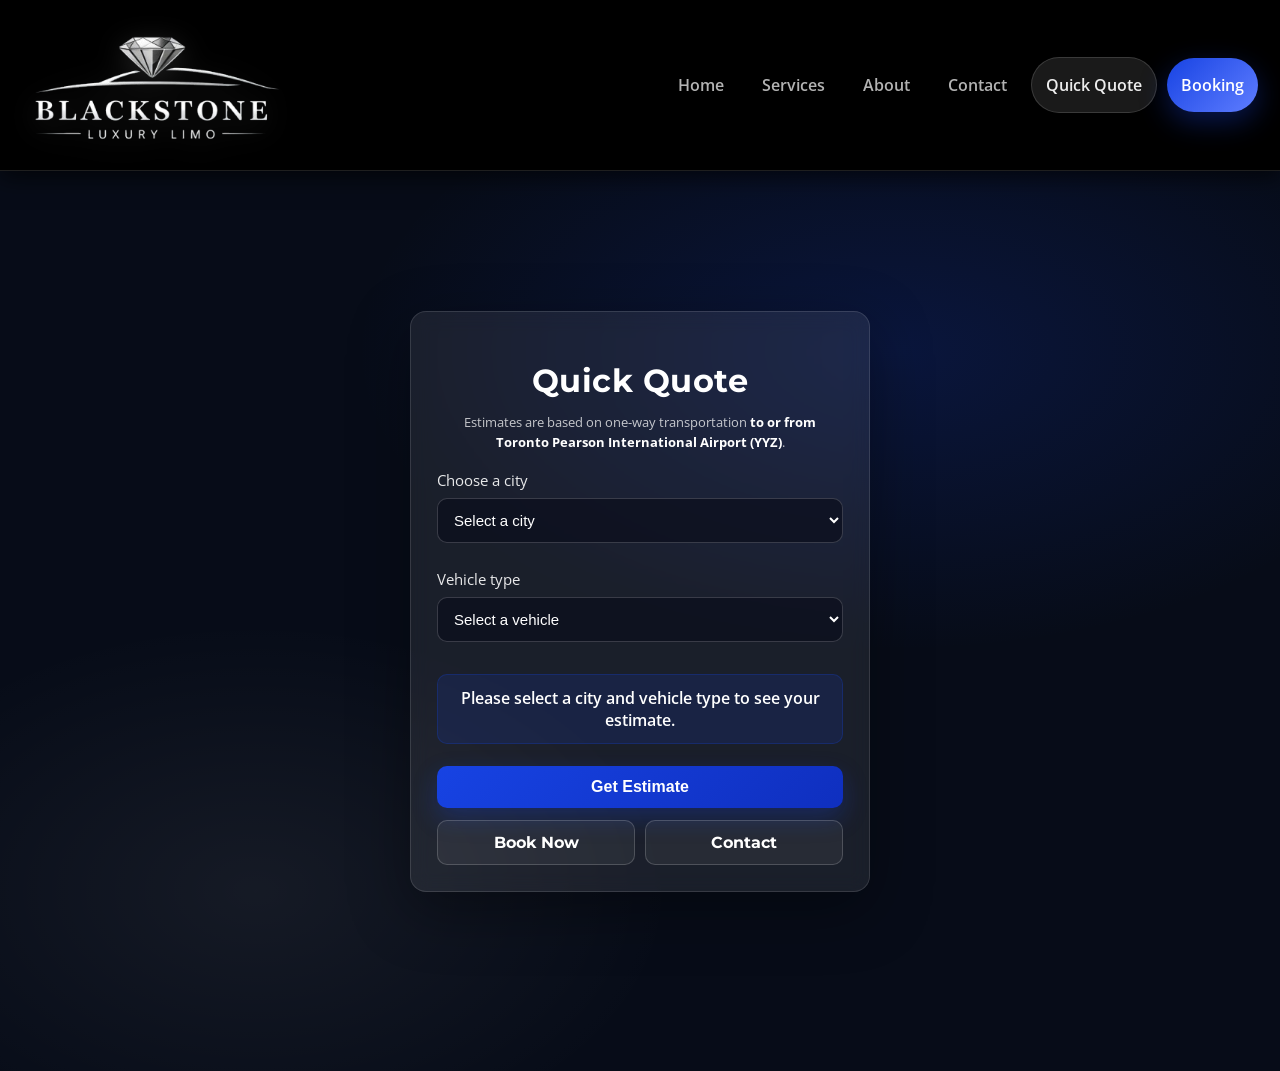
<file: quick-quote.html>
<!DOCTYPE html>
<html lang="en">
<head>
  <meta charset="UTF-8" />
  <meta name="viewport" content="width=device-width, initial-scale=1.0" />
  <title>Quick Quote | BlackStone Luxury Limo</title>

  <link rel="preconnect" href="https://fonts.googleapis.com" />
  <link rel="preconnect" href="https://fonts.gstatic.com" crossorigin />
  <link href="https://fonts.googleapis.com/css2?family=Montserrat:wght@500;600;700&family=Open+Sans:wght@400;600&display=swap" rel="stylesheet" />

  <link rel="stylesheet" href="style.css" />

  <!-- YOUR quick-quote styling kept (slightly adjusted background to match premium look) -->
  <style>
    .qq-page {
      min-height: 100vh;
      padding-top: 140px;
      padding-bottom: 80px;
      background: radial-gradient(900px 500px at 70% 20%, rgba(23, 67, 227, 0.18), transparent 60%),
                  radial-gradient(700px 450px at 20% 80%, rgba(255,255,255,0.06), transparent 60%),
                  #070c18;
    }

    .qq-wrap {
      width: 460px;
      max-width: calc(100% - 40px);
      margin: 0 auto;
      padding: 28px 26px 26px;
      background: rgba(255,255,255,0.08);
      border: 1px solid rgba(255,255,255,0.12);
      border-radius: 16px;
      box-shadow: 0 18px 60px rgba(0,0,0,0.35);
      text-align: center;
      backdrop-filter: blur(10px);
    }

    .qq-wrap h1 {
      font-family: 'Montserrat', sans-serif;
      font-size: 32px;
      color: #ffffff;
      margin-bottom: 8px;
      letter-spacing: 0.5px;
    }

    .qq-note {
      font-family: 'Open Sans', sans-serif;
      font-size: 13px;
      color: rgba(255,255,255,0.75);
      margin-bottom: 18px;
      line-height: 1.5;
    }

    .qq-note strong { color: #fff; }

    .qq-wrap label {
      display: block;
      text-align: left;
      font-family: 'Open Sans', sans-serif;
      font-size: 15px;
      margin: 12px 0 8px;
      color: rgba(255,255,255,0.9);
    }

    .qq-wrap select {
      width: 100%;
      padding: 12px;
      font-size: 15px;
      border-radius: 10px;
      border: 1px solid rgba(255,255,255,0.18);
      background: rgba(10,14,28,0.7);
      color: #fff;
      margin-bottom: 14px;
      transition: border 0.2s ease, box-shadow 0.2s ease;
    }

    .qq-wrap select:focus {
      outline: none;
      border-color: rgba(23, 67, 227, 0.9);
      box-shadow: 0 0 0 2px rgba(23, 67, 227, 0.25);
    }

    #fareDisplay {
      margin: 18px 0 22px;
      padding: 12px;
      font-size: 16px;
      font-weight: 600;
      font-family: 'Open Sans', sans-serif;
      color: #fff;
      background: rgba(23, 67, 227, 0.14);
      border: 1px solid rgba(23, 67, 227, 0.25);
      border-radius: 10px;
    }

    .qq-wrap button {
      width: 100%;
      padding: 12px;
      font-size: 16px;
      font-weight: 700;
      color: #fff;
      background: linear-gradient(135deg, #1743e3, #0f2fbf);
      border: none;
      border-radius: 10px;
      cursor: pointer;
      box-shadow: 0 10px 24px rgba(23, 67, 227, 0.28);
      transition: transform 0.15s ease, box-shadow 0.15s ease;
    }

    .qq-wrap button:hover {
      transform: translateY(-1px);
      box-shadow: 0 14px 34px rgba(23, 67, 227, 0.38);
    }

    .qq-actions {
      display:flex;
      gap:10px;
      margin-top: 12px;
    }
    .qq-actions a{
      flex:1;
      text-decoration:none;
      display:inline-flex;
      align-items:center;
      justify-content:center;
      padding: 12px;
      border-radius: 10px;
      font-weight:700;
      font-family:'Montserrat', sans-serif;
      border: 1px solid rgba(255,255,255,0.18);
      color:#fff;
      background: rgba(255,255,255,0.06);
    }
    .qq-actions a:hover{
      background: rgba(255,255,255,0.10);
    }
  </style>
</head>

<body>
  <!-- Header (premium nav like Services) -->
  <header class="header" id="top">
    <a class="brand" href="index.html" aria-label="BlackStone Luxury Limo Home">
      <img class="brand__logo" src="flogo.png" alt="BlackStone Luxury Limo logo" />
      <div class="brand__text">
        <span class="brand__name">BlackStone</span>
        <span class="brand__tag">Luxury Limo</span>
      </div>
    </a>

    <button class="nav-toggle" id="navToggle" aria-label="Open menu" aria-expanded="false">
      <span></span><span></span><span></span>
    </button>

    <nav class="nav" id="nav">
      <a class="nav__link" href="index.html">Home</a>
      <a class="nav__link" href="services.html">Services</a>
      <a class="nav__link" href="about.html">About</a>
      <a class="nav__link" href="contact.html">Contact</a>
      <a class="nav__link nav__link--pill active" href="quick-quote.html">Quick Quote</a>
      <a class="nav__link nav__link--pill nav__link--primary" href="booking.html">Booking</a>
    </nav>
  </header>

  <!-- Content -->
  <main class="qq-page">
    <div class="qq-wrap">
      <h1>Quick Quote</h1>

      <p class="qq-note">
        Estimates are based on one-way transportation
        <strong>to or from Toronto Pearson International Airport (YYZ)</strong>.
      </p>

      <label for="city">Choose a city</label>
      <select id="city">
        <option value="" disabled selected>Select a city</option>
        <option value="263">Montreal</option>
        <option value="939">Ottawa</option>
        <option value="1635">Quebec City</option>
        <option value="229">Hamilton - DT</option>
        <option value="130">Hamilton - MTN</option>
        <option value="361">London</option>
        <option value="741">Windsor</option>
        <option value="253">Niagara Falls, ON</option>
        <option value="184">Kitchener</option>
        <option value="219">St. Catharines</option>
      </select>

      <label for="vehicle">Vehicle type</label>
      <select id="vehicle">
        <option value="" disabled selected>Select a vehicle</option>
        <option value="SUV">SUV</option>
        <option value="Sedan">Sedan</option>
      </select>

      <div id="fareDisplay">
        Please select a city and vehicle type to see your estimate.
      </div>

      <button onclick="displayFare()">Get Estimate</button>

      <div class="qq-actions">
        <a href="booking.html">Book Now</a>
        <a href="contact.html">Contact</a>
      </div>
    </div>
  </main>

  <script>
    // Mobile nav
    const navToggle = document.getElementById("navToggle");
    const nav = document.getElementById("nav");

    navToggle.addEventListener("click", () => {
      const isOpen = nav.classList.toggle("nav--open");
      navToggle.setAttribute("aria-expanded", isOpen ? "true" : "false");
    });

    function displayFare() {
      const city = document.getElementById("city").value;
      const vehicle = document.getElementById("vehicle").value;
      const display = document.getElementById("fareDisplay");

      if (!city || !vehicle) {
        display.textContent = "Please select both a city and vehicle type.";
        return;
      }

      let fare = parseInt(city);
      if (vehicle === "SUV") fare -= 10;
      if (vehicle === "Sedan") fare -= 25;

      display.textContent =
        ` $${fare} (${vehicle})`;
    }
  </script>

 <script>
  const header = document.querySelector(".header");

  window.addEventListener("scroll", () => {
    if (window.scrollY > 10) {
      header.classList.add("scrolled");
    } else {
      header.classList.remove("scrolled");
    }
  });
</script>

</body>
</html>
</file>
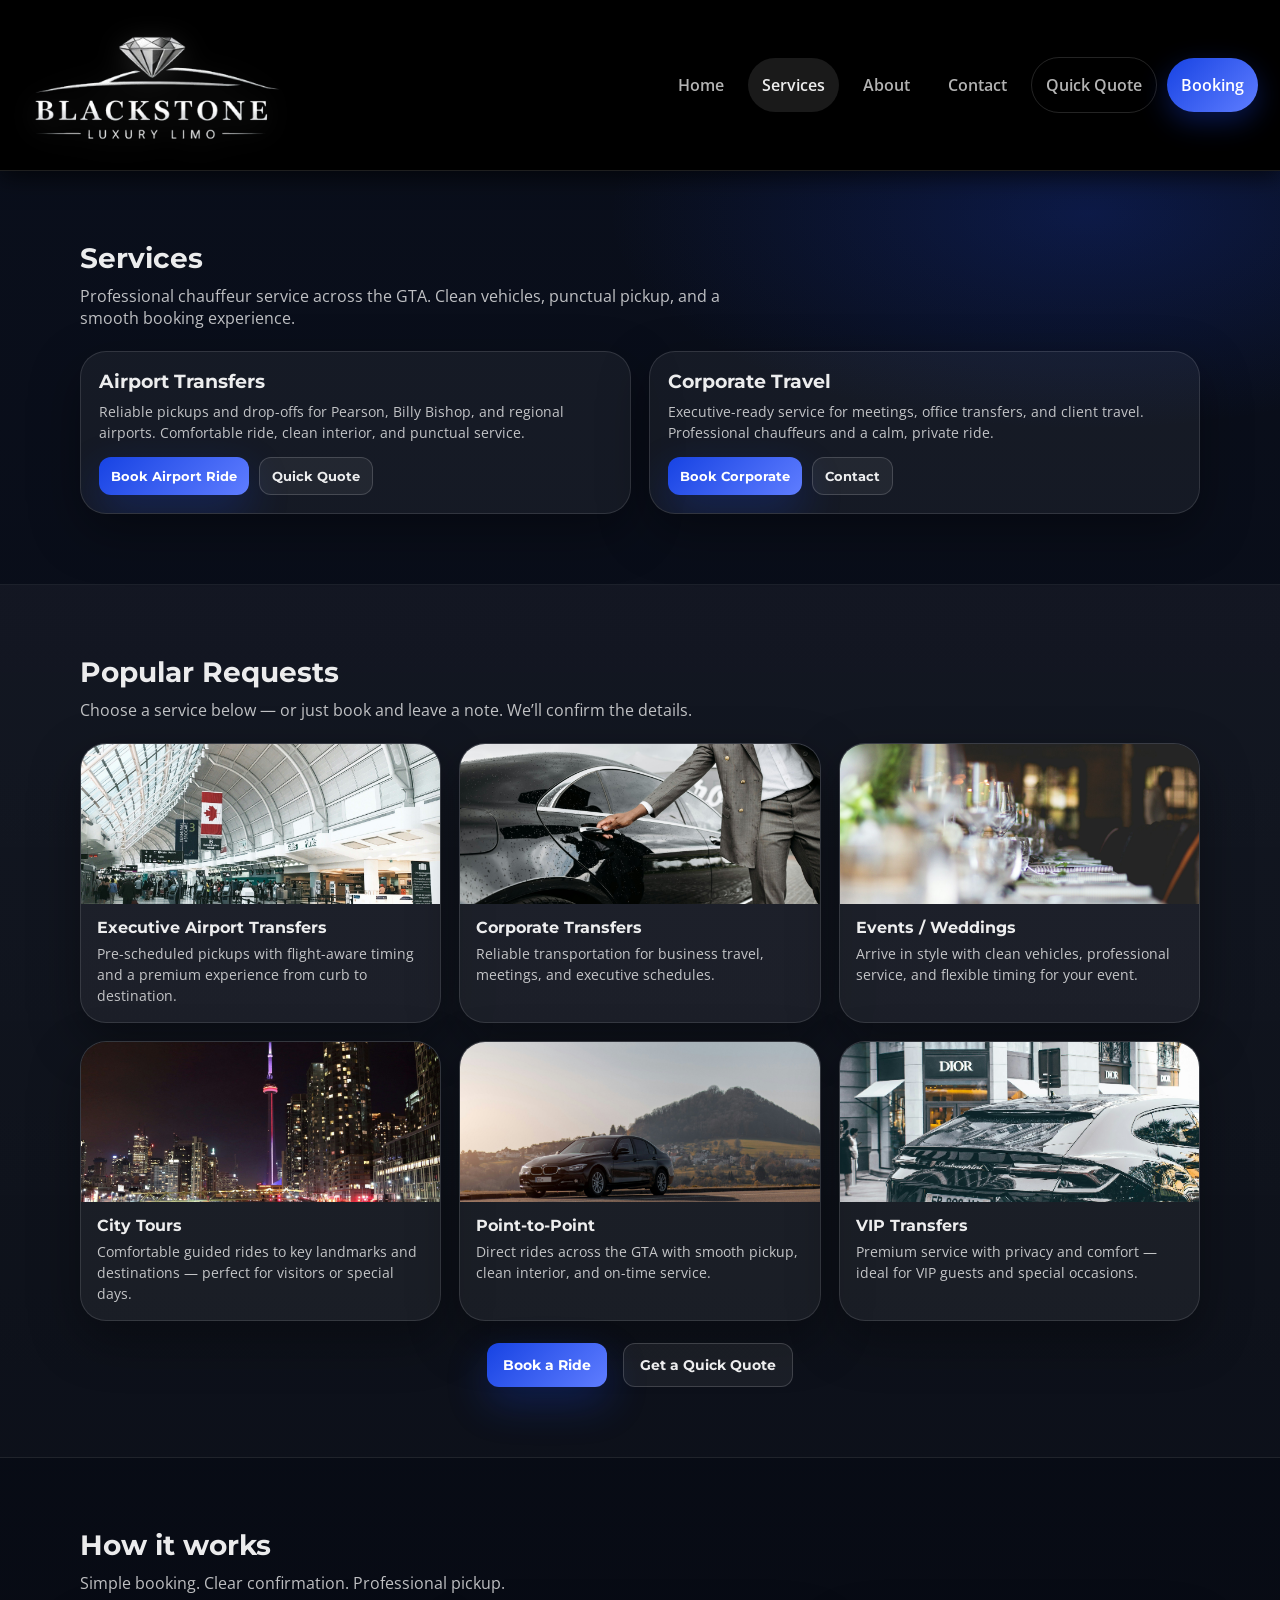
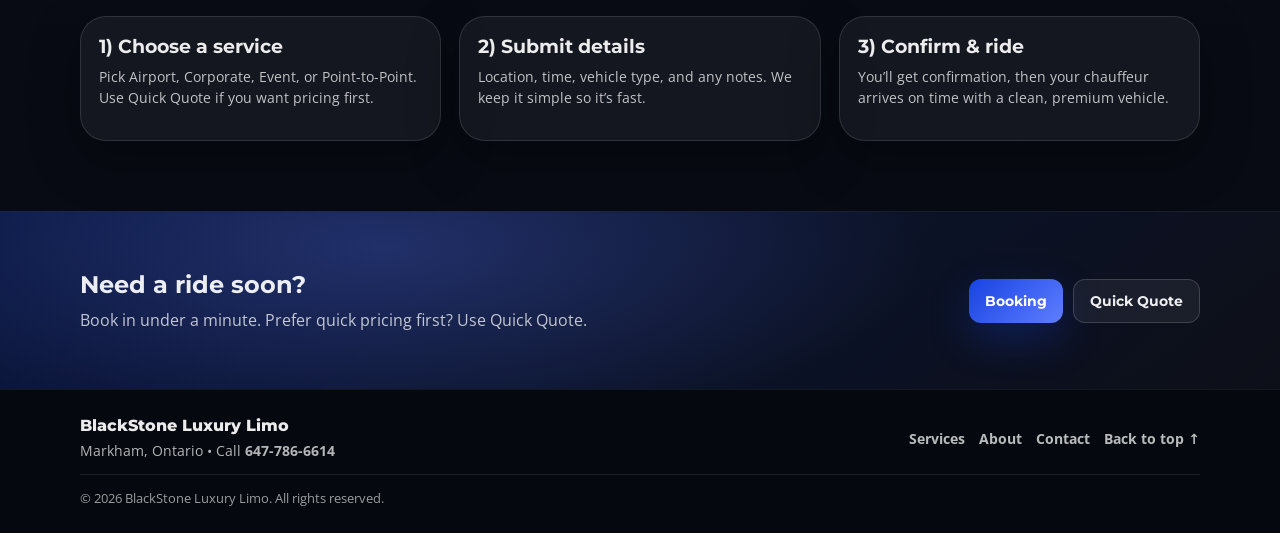
<file: services.html>
<!DOCTYPE html>
<html lang="en">
<head>
  <meta charset="UTF-8" />
  <meta name="viewport" content="width=device-width, initial-scale=1.0" />
  <title>Services | BlackStone Luxury Limo</title>

  <link rel="preconnect" href="https://fonts.googleapis.com" />
  <link rel="preconnect" href="https://fonts.gstatic.com" crossorigin />
  <link href="https://fonts.googleapis.com/css2?family=Montserrat:wght@500;600;700&family=Open+Sans:wght@400;600&display=swap" rel="stylesheet" />

  <link rel="stylesheet" href="style.css" />
</head>

<body>
  <!-- Header -->
  <header class="header" id="top">
    <a class="brand" href="index.html" aria-label="BlackStone Luxury Limo Home">
      <img class="brand__logo" src="flogo.png" alt="BlackStone Luxury Limo logo" />
      <div class="brand__text">
        <span class="brand__name">BlackStone</span>
        <span class="brand__tag">Luxury Limo</span>
      </div>
    </a>

    <button class="nav-toggle" id="navToggle" aria-label="Open menu" aria-expanded="false">
      <span></span><span></span><span></span>
    </button>

    <nav class="nav" id="nav">
      <a class="nav__link" href="index.html">Home</a>
      <a class="nav__link active" href="services.html">Services</a>
      <a class="nav__link" href="about.html">About</a>
      <a class="nav__link" href="contact.html">Contact</a>
      <a class="nav__link nav__link--pill" href="quick-quote.html">Quick Quote</a>
      <a class="nav__link nav__link--pill nav__link--primary" href="booking.html">Booking</a>
    </nav>
  </header>

  <!-- Hero / Intro (simple, premium) -->
  <section class="section">
    <div class="container">
      <div class="section__heading">
        <h2>Services</h2>
        <p>
          Professional chauffeur service across the GTA. Clean vehicles, punctual pickup, and a smooth booking experience.
        </p>
      </div>

      <div class="grid grid--2">
        <article class="card">
          <div class="card__body">
            <h3>Airport Transfers</h3>
            <p>
              Reliable pickups and drop-offs for Pearson, Billy Bishop, and regional airports. Comfortable ride, clean interior, and punctual service.
            </p>
            <div class="card__actions">
              <a class="btn btn--small btn--primary" href="booking.html">Book Airport Ride</a>
              <a class="btn btn--small btn--ghost" href="quick-quote.html">Quick Quote</a>
            </div>
          </div>
        </article>

        <article class="card">
          <div class="card__body">
            <h3>Corporate Travel</h3>
            <p>
              Executive-ready service for meetings, office transfers, and client travel. Professional chauffeurs and a calm, private ride.
            </p>
            <div class="card__actions">
              <a class="btn btn--small btn--primary" href="booking.html">Book Corporate</a>
              <a class="btn btn--small btn--ghost" href="contact.html">Contact</a>
            </div>
          </div>
        </article>
      </div>
    </div>
  </section>

  <!-- Service Cards -->
  <section class="section section--soft">
    <div class="container">
      <div class="section__heading">
        <h2>Popular Requests</h2>
        <p>Choose a service below — or just book and leave a note. We’ll confirm the details.</p>
      </div>

      <div class="grid grid--3">
        <article class="mini">
          <img class="mini__img" src="img1.jpeg" alt="Executive airport transfers" />
          <h3>Executive Airport Transfers</h3>
          <p>Pre-scheduled pickups with flight-aware timing and a premium experience from curb to destination.</p>
        </article>

        <article class="mini">
          <img class="mini__img" src="img2.jpg" alt="Corporate transfers" />
          <h3>Corporate Transfers</h3>
          <p>Reliable transportation for business travel, meetings, and executive schedules.</p>
        </article>

        <article class="mini">
          <img class="mini__img" src="img5.jpeg" alt="Event transfers" />
          <h3>Events / Weddings</h3>
          <p>Arrive in style with clean vehicles, professional service, and flexible timing for your event.</p>
        </article>

        <article class="mini">
          <img class="mini__img" src="img3.jpeg" alt="City tours" />
          <h3>City Tours</h3>
          <p>Comfortable guided rides to key landmarks and destinations — perfect for visitors or special days.</p>
        </article>

        <article class="mini">
          <img class="mini__img" src="img4.jpeg" alt="Point to point transfers" />
          <h3>Point-to-Point</h3>
          <p>Direct rides across the GTA with smooth pickup, clean interior, and on-time service.</p>
        </article>

        <article class="mini">
          <img class="mini__img" src="img6.PNG" alt="VIP transfers" />
          <h3>VIP Transfers</h3>
          <p>Premium service with privacy and comfort — ideal for VIP guests and special occasions.</p>
        </article>
      </div>

      <div class="center-actions">
        <a class="btn btn--primary" href="booking.html">Book a Ride</a>
        <a class="btn btn--ghost" href="quick-quote.html">Get a Quick Quote</a>
      </div>
    </div>
  </section>

  <!-- Simple Process (keeps it premium + not techy) -->
  <section class="section">
    <div class="container">
      <div class="section__heading">
        <h2>How it works</h2>
        <p>Simple booking. Clear confirmation. Professional pickup.</p>
      </div>

      <div class="grid grid--3">
        <article class="card">
          <div class="card__body">
            <h3>1) Choose a service</h3>
            <p>Pick Airport, Corporate, Event, or Point-to-Point. Use Quick Quote if you want pricing first.</p>
          </div>
        </article>

        <article class="card">
          <div class="card__body">
            <h3>2) Submit details</h3>
            <p>Location, time, vehicle type, and any notes. We keep it simple so it’s fast.</p>
          </div>
        </article>

        <article class="card">
          <div class="card__body">
            <h3>3) Confirm & ride</h3>
            <p>You’ll get confirmation, then your chauffeur arrives on time with a clean, premium vehicle.</p>
          </div>
        </article>
      </div>
    </div>
  </section>

  <!-- CTA -->
  <section class="cta">
    <div class="container cta__wrap">
      <div class="cta__left">
        <h2>Need a ride soon?</h2>
        <p>
          Book in under a minute. Prefer quick pricing first? Use Quick Quote.
        </p>
      </div>
      <div class="cta__right">
        <a class="btn btn--primary" href="booking.html">Booking</a>
        <a class="btn btn--ghost" href="quick-quote.html">Quick Quote</a>
      </div>
    </div>
  </section>

  <!-- Footer -->
  <footer class="footer">
    <div class="container footer__wrap">
      <div class="footer__left">
        <div class="footer__brand">BlackStone Luxury Limo</div>
        <div class="footer__small">
          Markham, Ontario • Call <strong>647-786-6614</strong>
        </div>
      </div>

      <div class="footer__right">
        <a href="services.html">Services</a>
        <a href="about.html">About</a>
        <a href="contact.html">Contact</a>
        <a href="#top" class="link">Back to top ↑</a>
      </div>
    </div>
    <div class="container footer__bottom">
      <span>© <span id="year"></span> BlackStone Luxury Limo. All rights reserved.</span>
    </div>
  </footer>

  <script>
    // Mobile nav
    const navToggle = document.getElementById("navToggle");
    const nav = document.getElementById("nav");

    navToggle.addEventListener("click", () => {
      const isOpen = nav.classList.toggle("nav--open");
      navToggle.setAttribute("aria-expanded", isOpen ? "true" : "false");
    });

    // Footer year
    document.getElementById("year").textContent = new Date().getFullYear();
  </script>

 <script>
  const header = document.querySelector(".header");

  window.addEventListener("scroll", () => {
    if (window.scrollY > 10) {
      header.classList.add("scrolled");
    } else {
      header.classList.remove("scrolled");
    }
  });
</script>

</body>
</html>
</file>
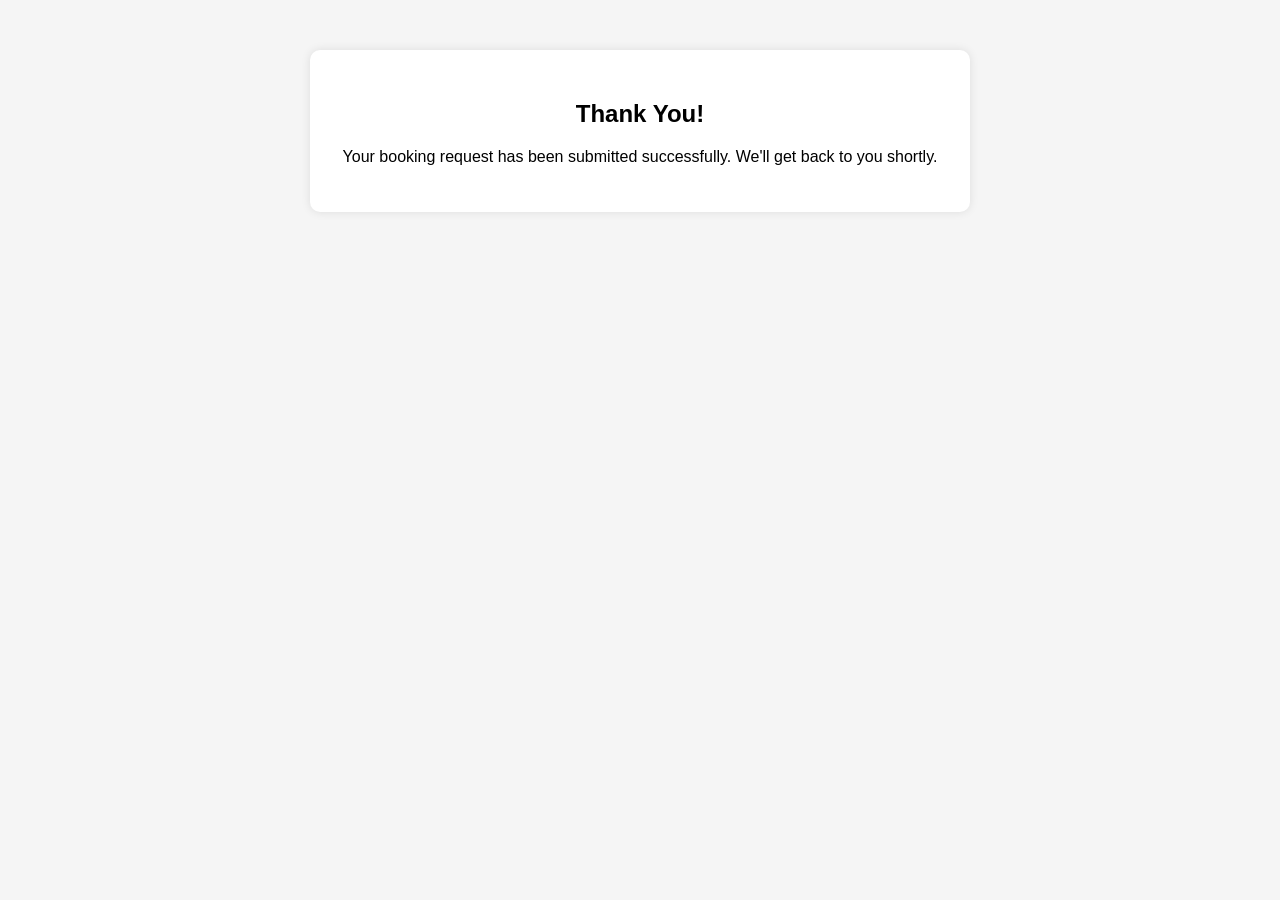
<file: thank-you.html>
<!DOCTYPE html>
<html lang="en">
<head>
    <meta charset="UTF-8">
    <meta name="viewport" content="width=device-width, initial-scale=1.0">
    <title>Thank You!</title>
    <style>
        body {
            font-family: Arial, sans-serif;
            margin: 0;
            padding: 0;
            background-color: #f5f5f5;
            text-align: center;
        }
        .container {
            max-width: 600px;
            margin: 50px auto;
            background-color: #fff;
            padding: 30px;
            border-radius: 10px;
            box-shadow: 0 0 10px rgba(0, 0, 0, 0.1);
        }
        h2 {
            margin-bottom: 20px;
        }
    </style>
</head>
<body>
    <div class="container">
        <h2>Thank You!</h2>
        <p>Your booking request has been submitted successfully. We'll get back to you shortly.</p>
    </div>
</body>
</html>
</file>
<file: style.css>
:root {
  --bg: #0b0f1a;
  --card: rgba(255, 255, 255, 0.06);
  --stroke: rgba(255, 255, 255, 0.10);
  --text: rgba(255, 255, 255, 0.92);
  --muted: rgba(255, 255, 255, 0.70);
  --darkText: #0b0f1a;

  --accent: #1743e3;
  --accent2: #5f7dff;
  --shadow: 0 18px 50px rgba(0,0,0,0.35);

  --radius: 18px;
  --radius2: 26px;
  --max: 1120px;
}

* { box-sizing: border-box; }
html, body { margin: 0; padding: 0; }

body {
  font-family: "Open Sans", system-ui, -apple-system, Segoe UI, Roboto, Arial, sans-serif;
  color: var(--text);
  background:
    radial-gradient(900px 420px at 15% -10%, rgba(95,125,255,0.32), transparent 65%),
    radial-gradient(800px 360px at 85% 10%, rgba(23,67,227,0.22), transparent 60%),
    linear-gradient(180deg, #0a0f1c 0%, #070a12 100%);
}

img { max-width: 100%; display: block; }

.container {
  width: min(var(--max), calc(100% - 40px));
  margin: 0 auto;
}

/* ===============================
   HEADER / NAVBAR (FINAL CLEAN)
================================ */

.header {
  position: sticky;
  top: 0;
  z-index: 1000;

  /* SIZE */
  padding: 24px 22px;              /* ⬅ controls navbar height */

  /* LOOK */
  background: #000;                /* true black */
  border-bottom: 1px solid rgba(255,255,255,0.12);
  box-shadow: 0 6px 22px rgba(0,0,0,0.65);

  display: flex;
  align-items: center;
  justify-content: space-between;

  transition: 
    background 0.25s ease,
    box-shadow 0.25s ease,
    padding 0.25s ease;
}

/* When scrolling */
.header.scrolled {
  background: #000;
  padding: 20px 32px;              /* ⬅ slightly smaller on scroll */
  box-shadow: 0 12px 34px rgba(0,0,0,0.85);
}   

/* ===============================
   BRAND / LOGO
================================ */

.brand {
  display: flex;
  align-items: center;
  text-decoration: none;
}

/* LOGO SIZE CONTROL */
.brand__logo {
  height: 122px;                    /* ⬅ MAIN LOGO SIZE */
  width: auto;
  object-fit: contain;

  /* Visibility boost on dark bg */
  filter: 
    brightness(1.05)
    drop-shadow(0 6px 14px rgba(255,255,255,0.15));

  transition: height 0.25s ease;
}

/* Logo slightly smaller when scrolling */
.header.scrolled .brand__logo {
  height: 96px;
}

/* REMOVE TEXT COMPLETELY (since logo has text) */
.brand__text {
  display: none;
}

/* ===============================
   NAV LINKS
================================ */

.nav {
  display: flex;
  align-items: center;
  gap: 10px;
}


.nav__link:hover {
  color: #fff;
  background: rgba(255,255,255,0.08);
  transform: translateY(-1px);
}

.nav__link.active {
  color: #fff;
  background: rgba(255,255,255,0.12);
}

/* Pills */
.nav__link--pill {
  border: 1px solid rgba(255,255,255,0.18);
}

/* Booking button */
.nav__link--primary {
  background: linear-gradient(135deg, #1743e3, #5f7dff);
  border: none;
  color: white;
  box-shadow: 0 10px 28px rgba(23,67,227,0.35);
}



/* Mobile */
@media (max-width: 860px){
  .nav-toggle{ display: inline-block; }

  :root{
    --header-h: 96px;
    --header-h-scrolled: 72px;
  }

  .brand__logo{ height: 70px; max-width: 260px; }
  .header.header--scrolled .brand__logo{ height: 56px; }

  .nav{
    position: absolute;
    right: 14px;

    /* drop menu below header (works for both heights) */
    top: calc(var(--header-h) - 10px);

    flex-direction: column;
    align-items: stretch;
    width: min(320px, calc(100vw - 28px));
    padding: 12px;
    border-radius: 16px;
    border: 1px solid rgba(255,255,255,0.14);
    background: #000;
    box-shadow: 0 18px 45px rgba(0,0,0,0.75);
    display: none;
  }

}


.nav__link{
  text-decoration: none;
  color: var(--muted);
  font-weight: 600;
  font-size: 16px;
  padding: 16px 14px;
  border-radius: 999px;
  transition: transform 0.15s ease, background 0.15s ease, color 0.15s ease;
}

.nav__link:hover{
  color: var(--text);
  background: rgba(255,255,255,0.08);
  transform: translateY(-1px);
}

.nav__link.active{
  color: var(--text);
  background: rgba(255,255,255,0.10);
}

.nav__link--pill{
  border: 1px solid rgba(255,255,255,0.14);
}

.nav__link--primary{
  background: linear-gradient(135deg, var(--accent), var(--accent2));
  border: none;
  color: white;
}

.nav-toggle{
  display: none;
  margin-right: 0;
  background: transparent;
  border: 1px solid rgba(255,255,255,0.18);
  border-radius: 12px;
  padding: 10px;
  cursor: pointer;
}

.nav-toggle span{
  display: block;
  width: 18px;
  height: 2px;
  background: rgba(255,255,255,0.85);
  margin: 4px 0;
  border-radius: 2px;
}

/* Hero */
.hero {
  position: relative;
  min-height: 86vh;
  display: grid;
  align-items: center;
  overflow: hidden;
}

.hero__bg {
  position: absolute;
  inset: 0;
  background-image: url("car_background.jpg");
  background-size: cover;
  background-position: center;
  filter: saturate(1.05) contrast(1.05);
  transform: scale(1.02);
}

.hero::before {
  content: "";
  position: absolute;
  inset: 0;
  background:
    linear-gradient(90deg, rgba(7,10,18,0.92) 0%, rgba(7,10,18,0.75) 55%, rgba(7,10,18,0.50) 100%),
    radial-gradient(900px 420px at 20% 10%, rgba(23,67,227,0.26), transparent 60%);
}

.hero__content {
  position: relative;
  display: grid;
  grid-template-columns: 1.4fr 0.9fr;
  gap: 26px;
  padding: 250px 0 36px;
}

.badge {
  display: inline-flex;
  align-items: center;
  gap: 10px;
  border: 1px solid rgba(255,255,255,0.14);
  background: rgba(255,255,255,0.06);
  padding: 10px 14px;
  border-radius: 999px;
  color: rgba(255,255,255,0.86);
  font-size: 13px;
}

/* keep your custom positioning */
.badge{
  transform: translate(396px, -52px);
}

.badge__dot {
  width: 8px;
  height: 8px;
  border-radius: 999px;
  background: linear-gradient(135deg, var(--accent), var(--accent2));
  box-shadow: 0 0 0 4px rgba(23,67,227,0.18);
}

.hero__title {
  font-family: "Montserrat", sans-serif;
  font-size: clamp(34px, 4vw, 54px);
  margin: 0 0 14px;
  line-height: 1.05;
  letter-spacing: -0.6px;
  transform: translate(0px, -10px);
}

.hero__subtitle {
  color: rgba(255,255,255,0.78);
  margin: 0 0 22px;
  font-size: 15.5px;
  max-width: 56ch;
  margin-top: 50px;
  margin-bottom: 5px;
}

.hero__cta {
  display: flex;
  gap: 12px;
  flex-wrap: wrap;
  margin-bottom: 22px;
  transform: translate(0px, 20px);
}

.hero__meta {
  display: grid;
  grid-template-columns: repeat(3, minmax(0, 1fr));
  gap: 12px;
  margin-top: 8px;
  transform: translate(0px, 15px);
}

.meta-card {
  border: 1px solid rgba(255,255,255,0.12);
  background: rgba(255,255,255,0.06);
  border-radius: 16px;
  padding: 12px 12px;
}

.meta-card__top {
  color: rgba(255,255,255,0.72);
  font-size: 12px;
  margin-bottom: 4px;
}

.meta-card__bottom {
  font-weight: 600;
  font-size: 13px;
}

.hero-card {
  border: 1px solid rgba(255,255,255,0.14);
  background: rgba(255,255,255,0.06);
  border-radius: var(--radius2);
  padding: 18px;
  box-shadow: var(--shadow);
  align-self: center;
  transform: translate(120px, 220px);
}

.hero-card__title {
  font-family: "Montserrat", sans-serif;
  font-weight: 700;
  margin-bottom: 14px;
}

.hero-card__list {
  display: flex;
  flex-wrap: wrap;
  gap: 10px;
}

.chip {
  padding: 10px 12px;
  border-radius: 999px;
  border: 1px solid rgba(255,255,255,0.14);
  background: rgba(255,255,255,0.05);
  font-weight: 600;
  font-size: 13px;
  color: rgba(255,255,255,0.88);
}

.hero-card__footer {
  margin-top: 16px;
  border-top: 1px solid rgba(255,255,255,0.10);
  padding-top: 14px;
}

/* Sections */
.section { padding: 70px 0; }
.section--soft {
  background: linear-gradient(180deg, rgba(255,255,255,0.04) 0%, rgba(255,255,255,0.02) 100%);
  border-top: 1px solid rgba(255,255,255,0.06);
  border-bottom: 1px solid rgba(255,255,255,0.06);
}

.section__heading h2 {
  font-family: "Montserrat", sans-serif;
  margin: 0 0 10px;
  font-size: 28px;
}

.section__heading p {
  margin: 0 0 22px;
  color: rgba(255,255,255,0.74);
  max-width: 72ch;
}

/* Grid / Cards */
.grid { display: grid; gap: 18px; }
.grid--2 { grid-template-columns: repeat(2, minmax(0, 1fr)); }
.grid--3 { grid-template-columns: repeat(3, minmax(0, 1fr)); }

.card {
  border: 1px solid rgba(255,255,255,0.12);
  background: rgba(255,255,255,0.05);
  border-radius: var(--radius2);
  overflow: hidden;
  box-shadow: var(--shadow);
  transition: transform 0.18s ease, border-color 0.18s ease, background 0.18s ease;
}

.card:hover {
  transform: translateY(-4px);
  border-color: rgba(95,125,255,0.30);
  background: rgba(255,255,255,0.06);
}

.card__media {
  background: radial-gradient(700px 220px at 50% 10%, rgba(95,125,255,0.25), transparent 60%);
  padding: 18px;
}

.card__body { padding: 18px; }

.card__body h3 {
  margin: 0 0 8px;
  font-family: "Montserrat", sans-serif;
}

.card__body p {
  margin: 0 0 14px;
  color: rgba(255,255,255,0.74);
  font-size: 14px;
  line-height: 1.5;
}

.card__actions { display: flex; gap: 10px; flex-wrap: wrap; }

.mini {
  border: 1px solid rgba(255,255,255,0.12);
  background: rgba(255,255,255,0.05);
  border-radius: var(--radius2);
  overflow: hidden;
  box-shadow: var(--shadow);
  padding-bottom: 16px;
}

.mini__img {
  height: 160px;
  width: 100%;
  object-fit: cover;
}

.mini h3 {
  font-family: "Montserrat", sans-serif;
  margin: 14px 16px 6px;
  font-size: 16px;
}

.mini p {
  margin: 0 16px;
  color: rgba(255,255,255,0.74);
  font-size: 14px;
  line-height: 1.5;
}

.center-actions {
  margin-top: 22px;
  display: flex;
  justify-content: center;
}
.center-actions .btn--ghost { margin-left: 16px; }

/* Buttons */
.btn {
  display: inline-flex;
  align-items: center;
  justify-content: center;
  gap: 10px;
  padding: 12px 16px;
  border-radius: 12px;
  text-decoration: none;
  font-weight: 700;
  font-family: "Montserrat", sans-serif;
  font-size: 14px;
  border: 1px solid rgba(255,255,255,0.16);
  transition: transform 0.15s ease, background 0.15s ease, border-color 0.15s ease, opacity 0.15s ease;
  user-select: none;
}

.btn:hover { transform: translateY(-1px); }

.btn--primary {
  color: white;
  border: none;
  background: linear-gradient(135deg, var(--accent), var(--accent2));
  box-shadow: 0 16px 40px rgba(23,67,227,0.28);
}

.btn--ghost {
  color: rgba(255,255,255,0.92);
  background: rgba(255,255,255,0.06);
}

.btn--small {
  padding: 10px 12px;
  border-radius: 12px;
  font-size: 13px;
}

/* Links */
.link {
  color: rgba(255,255,255,0.86);
  text-decoration: none;
  font-weight: 700;
}
.link:hover { text-decoration: underline; }

/* Testimonials */
.testimonials {
  display: grid;
  grid-template-columns: auto 1fr auto;
  gap: 14px;
  align-items: center;
}

.t-btn {
  width: 48px;
  height: 48px;
  border-radius: 14px;
  border: 1px solid rgba(255,255,255,0.16);
  background: rgba(255,255,255,0.06);
  color: white;
  font-size: 26px;
  cursor: pointer;
  transition: transform 0.15s ease, background 0.15s ease;
}

.t-btn:hover { transform: translateY(-1px); background: rgba(255,255,255,0.09); }

.t-card {
  border: 1px solid rgba(255,255,255,0.12);
  background: rgba(255,255,255,0.05);
  border-radius: var(--radius2);
  padding: 20px;
  box-shadow: var(--shadow);
}

.t-stars {
  color: rgba(255,255,255,0.88);
  letter-spacing: 2px;
  margin-bottom: 8px;
}

.t-quote {
  margin: 0 0 10px;
  color: rgba(255,255,255,0.78);
  line-height: 1.6;
  transition: opacity 0.12s ease;
}

.t-name {
  font-weight: 700;
  font-family: "Montserrat", sans-serif;
  transition: opacity 0.12s ease;
}

/* CTA */
.cta {
  padding: 58px 0;
  background:
    radial-gradient(900px 320px at 30% 20%, rgba(95,125,255,0.26), transparent 60%),
    linear-gradient(135deg, rgba(23,67,227,0.22), rgba(255,255,255,0.02));
  border-top: 1px solid rgba(255,255,255,0.06);
}

.cta__wrap {
  display: flex;
  align-items: center;
  justify-content: space-between;
  gap: 16px;
}

.cta h2 {
  font-family: "Montserrat", sans-serif;
  margin: 0 0 10px;
}

.cta p {
  margin: 0;
  color: rgba(255,255,255,0.74);
  max-width: 70ch;
}

.cta__right { display: flex; gap: 10px; flex-wrap: wrap; }

/* Footer */
.footer {
  padding: 26px 0;
  border-top: 1px solid rgba(255,255,255,0.06);
  background: rgba(0,0,0,0.22);
}

.footer__wrap {
  display: flex;
  justify-content: space-between;
  gap: 18px;
  align-items: center;
}

.footer__brand {
  font-family: "Montserrat", sans-serif;
  font-weight: 800;
}

.footer__small {
  margin-top: 6px;
  color: rgba(255,255,255,0.70);
  font-size: 14px;
}

.footer__right {
  display: flex;
  gap: 14px;
  flex-wrap: wrap;
  justify-content: flex-end;
}

.footer__right a {
  color: rgba(255,255,255,0.72);
  text-decoration: none;
  font-weight: 700;
  font-size: 14px;
}

.footer__right a:hover { color: white; }

.footer__bottom {
  padding-top: 14px;
  margin-top: 14px;
  border-top: 1px solid rgba(255,255,255,0.08);
  color: rgba(255,255,255,0.60);
  font-size: 13px;
}

/* Responsive */
@media (max-width: 980px) {
  .hero__content { grid-template-columns: 1fr; padding: 78px 0 30px; }
  .hero__meta { grid-template-columns: 1fr; }
  .grid--3 { grid-template-columns: 1fr; }
  .grid--2 { grid-template-columns: 1fr; }
  .cta__wrap { flex-direction: column; align-items: flex-start; }
}

/* Mobile nav + logo size down */
@media (max-width: 860px) {
  .brand__logo{
    height: 46px;
    max-width: 220px;
  }

  .header{
    min-height: 72px;
    padding: 10px 14px;
  }

  .nav-toggle { display: inline-block; }

  .nav {
    position: absolute;
    right: 14px;
    top: 74px; /* updated since header is taller */
    flex-direction: column;
    align-items: stretch;
    width: min(320px, calc(100vw - 28px));
    padding: 12px;
    border-radius: 16px;
    border: 1px solid rgba(255,255,255,0.14);
    background: rgba(10, 14, 26, 0.95);
    box-shadow: var(--shadow);
    display: none;
  }

  .nav--open { display: flex; }
  .nav__link { text-align: center; }
}
</file>
